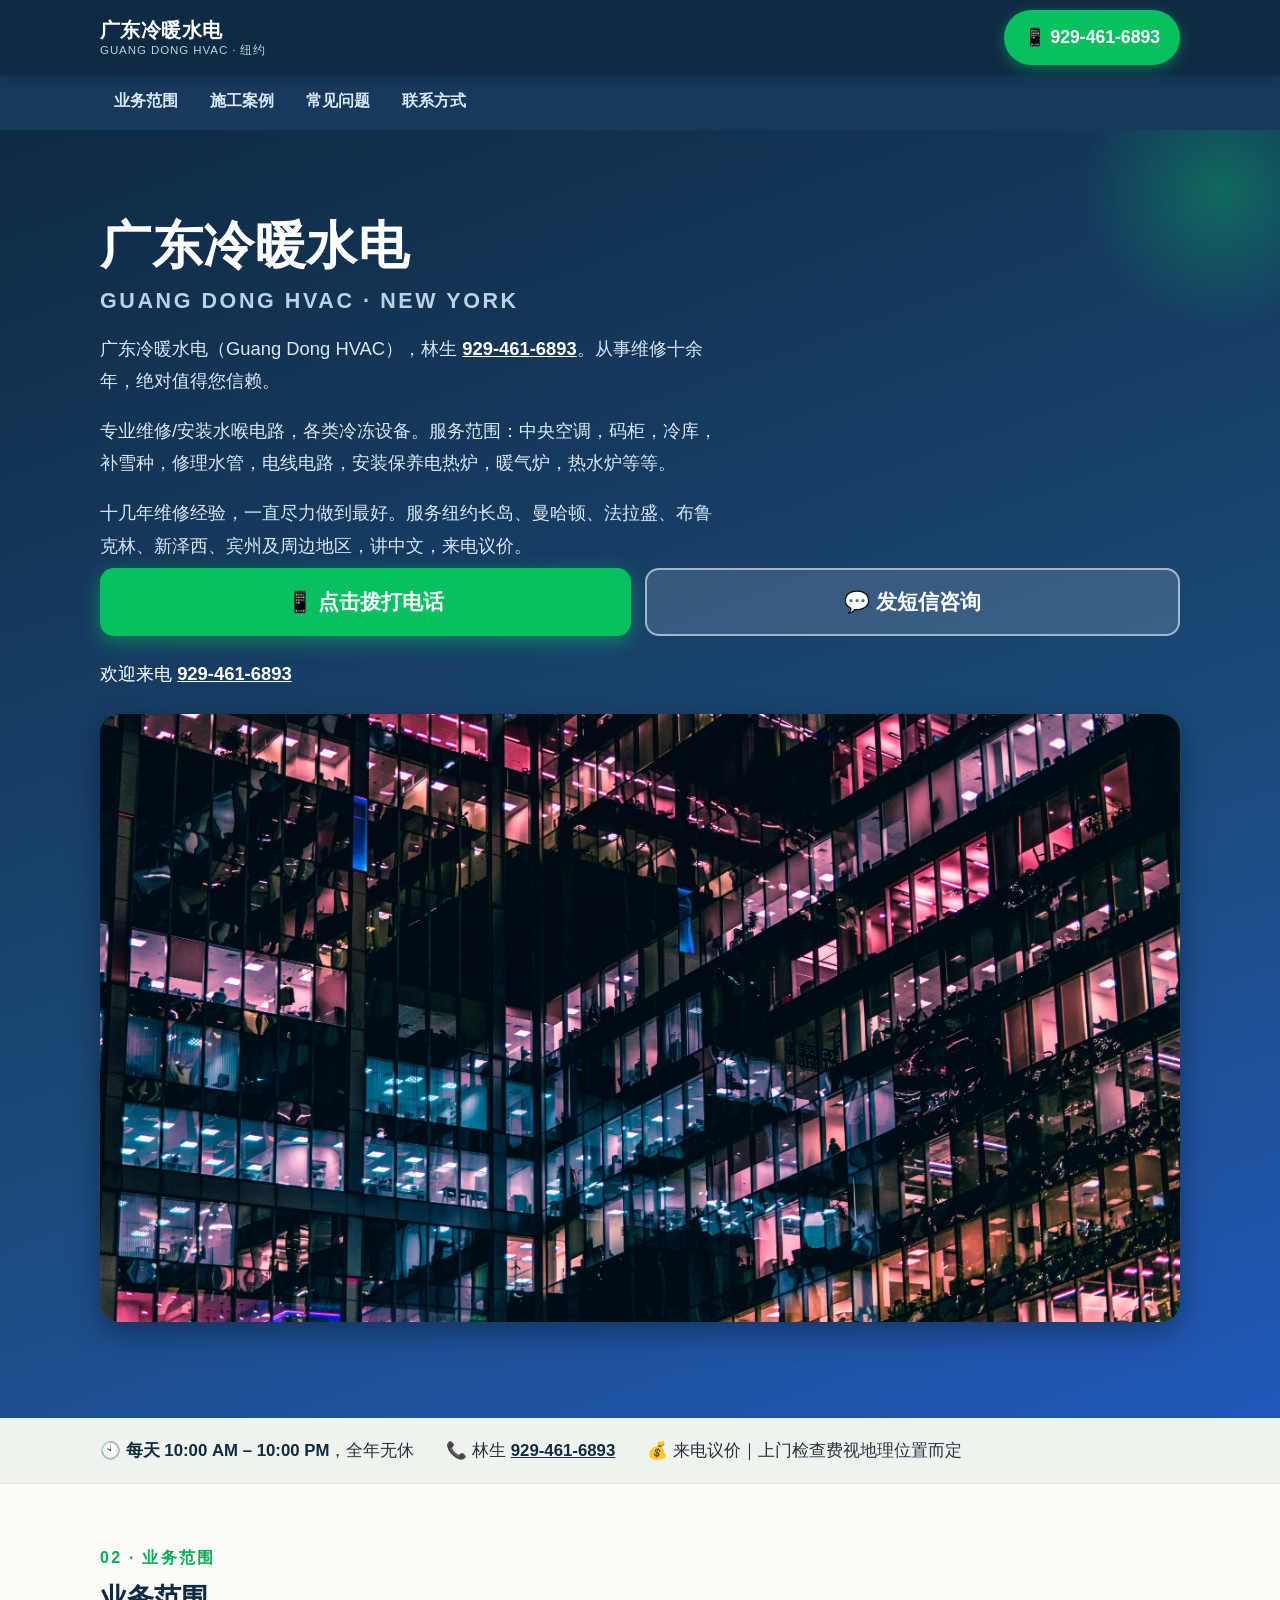
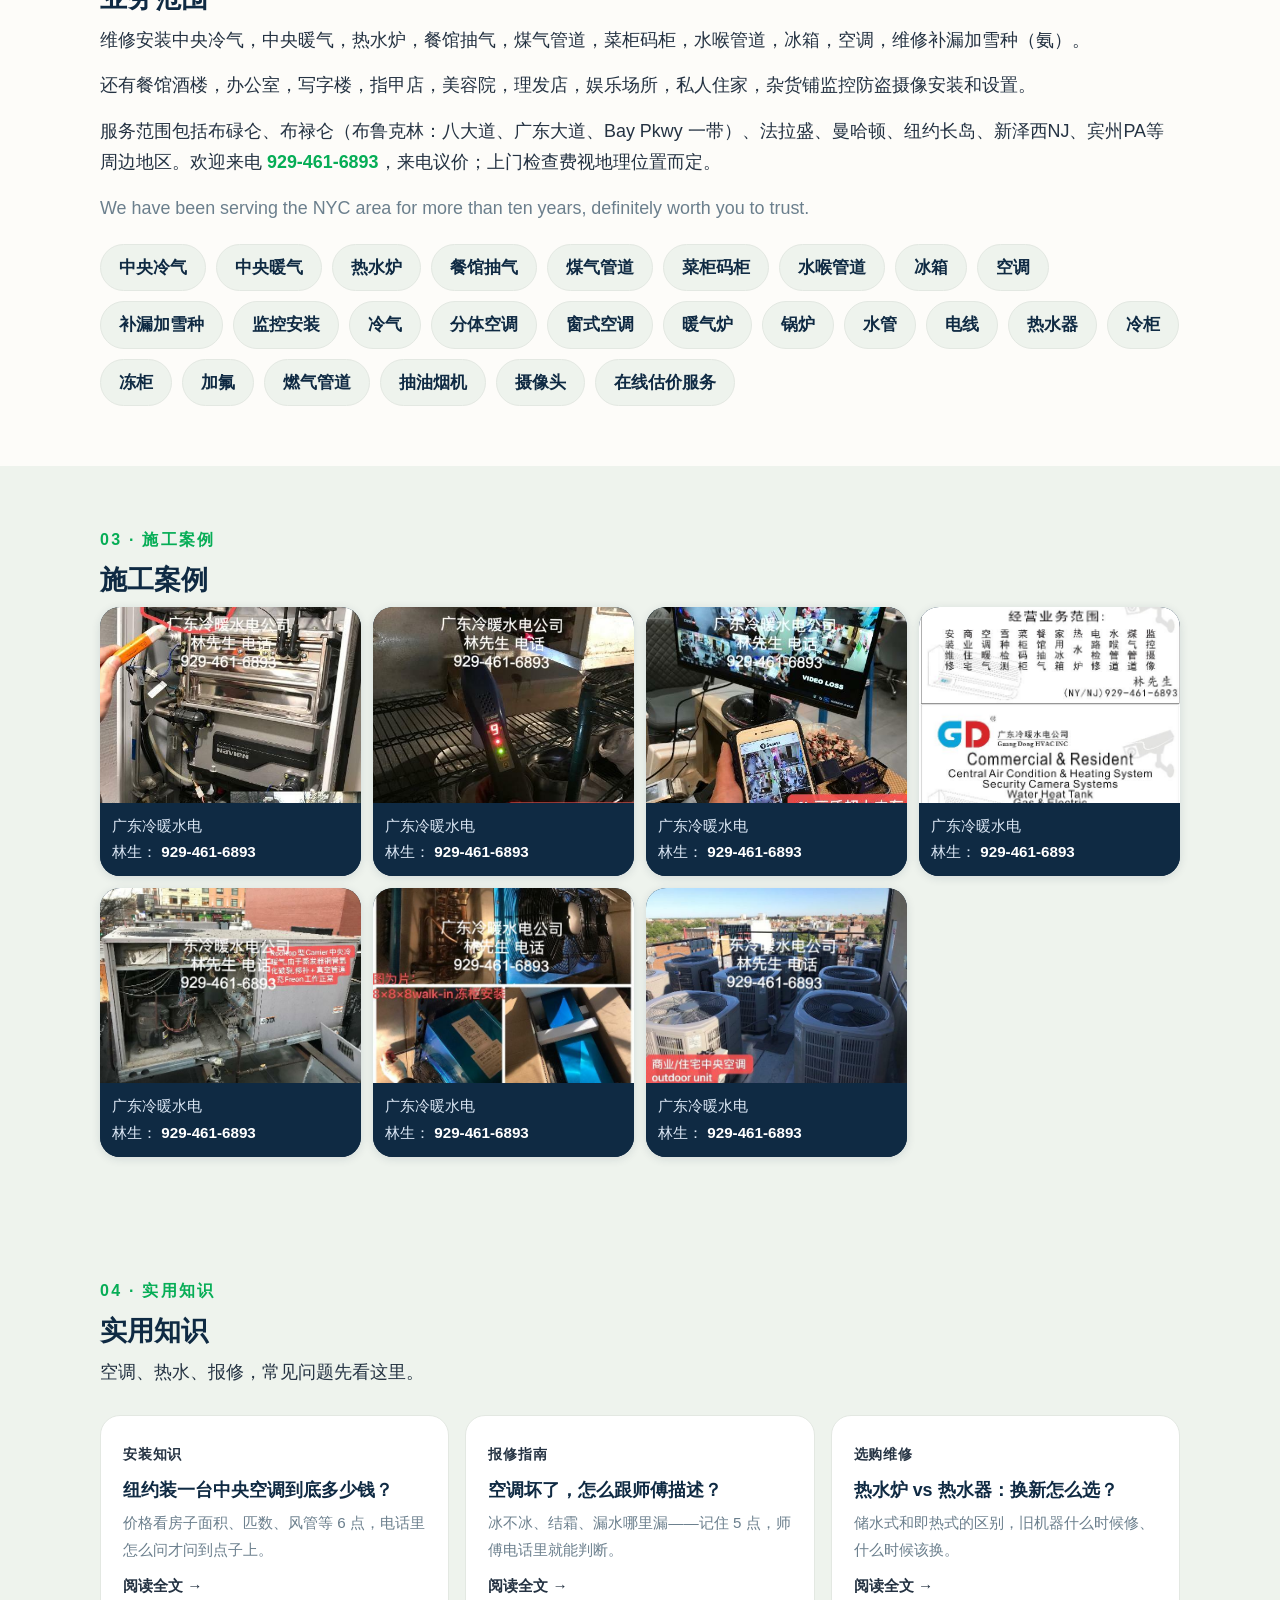
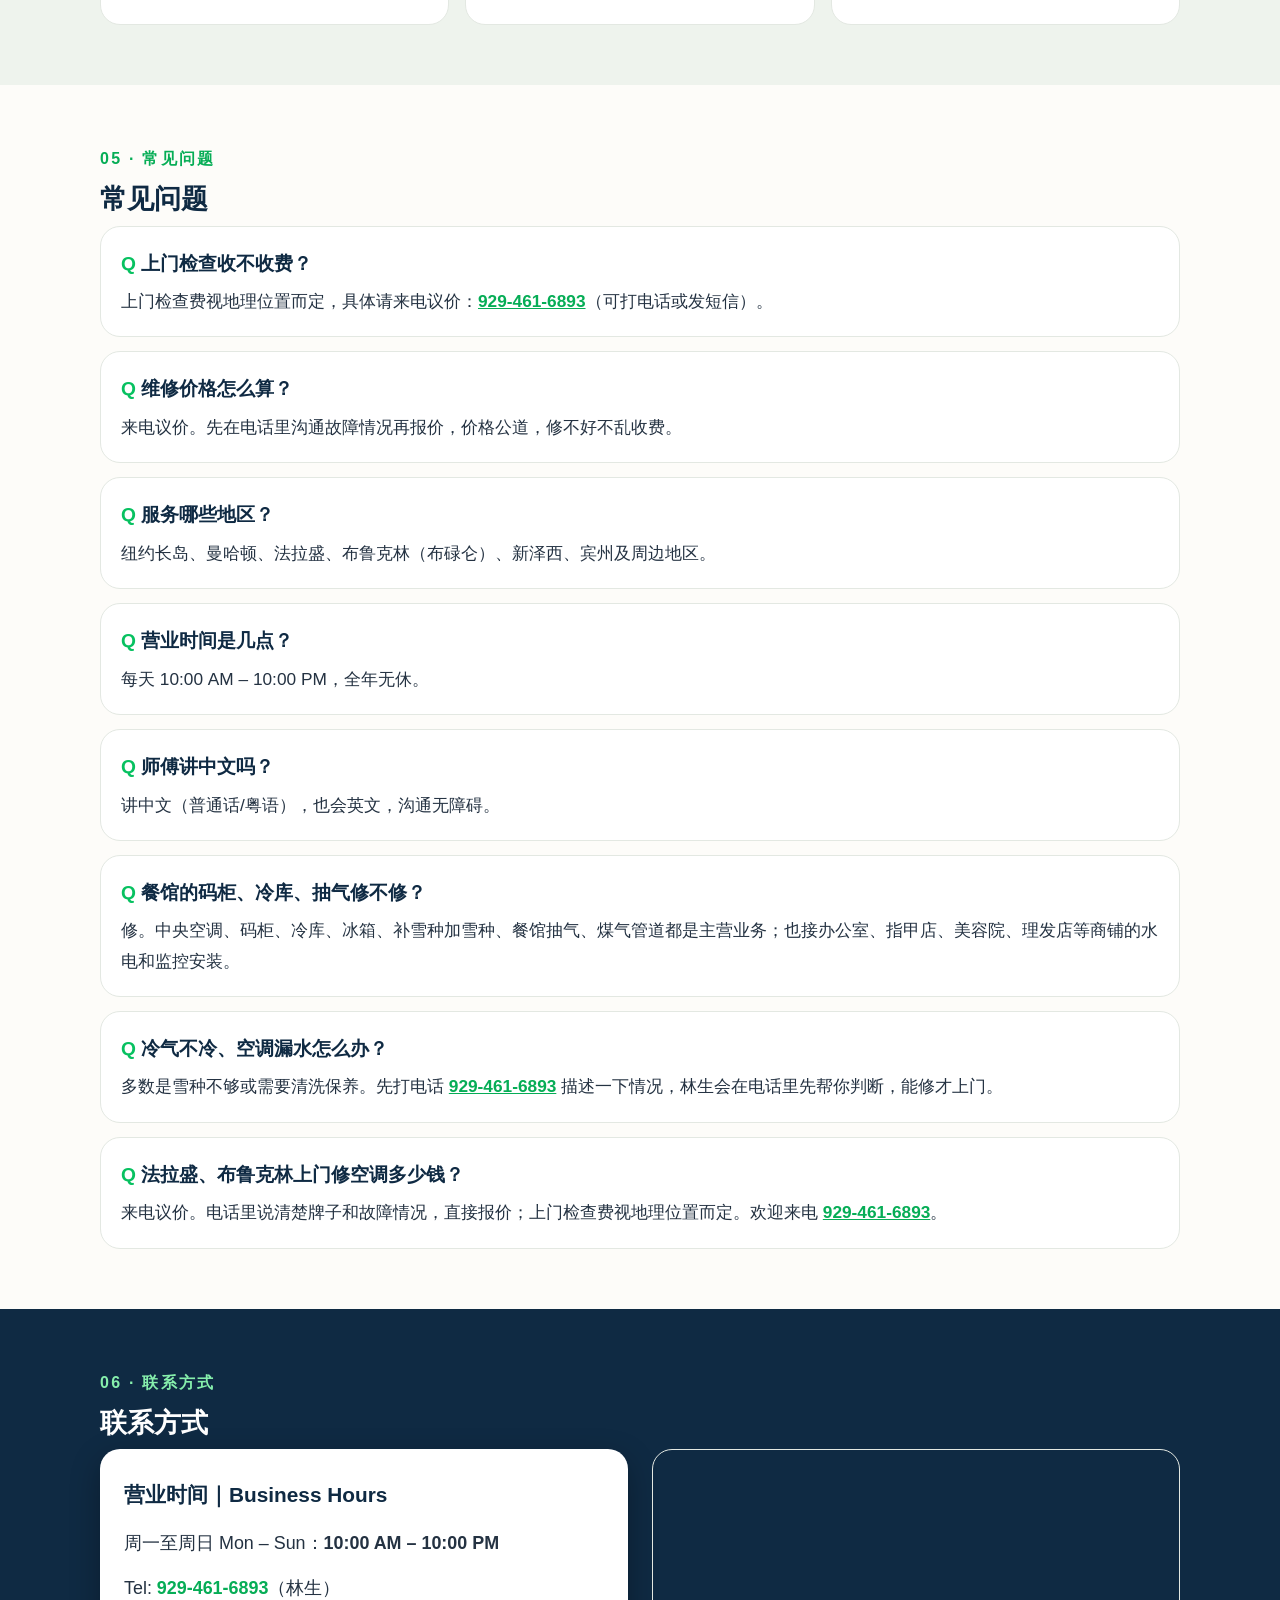
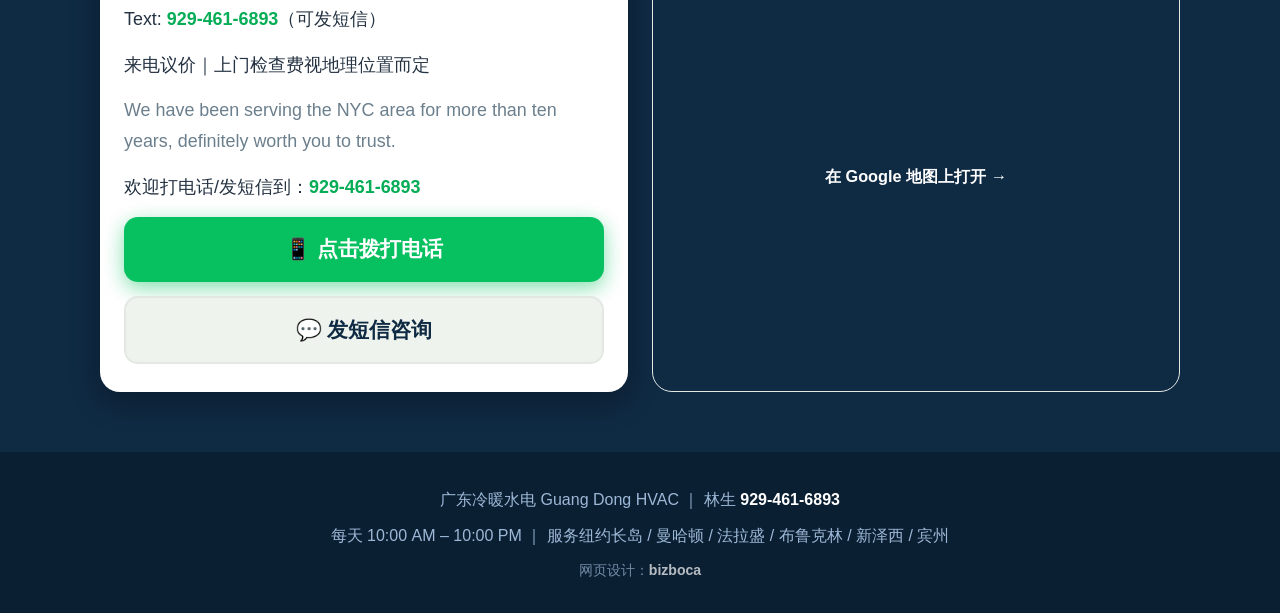
<file: index.html>
<!DOCTYPE html>
<html lang="zh">

<head>
    <meta charset="UTF-8">
    <meta name="viewport" content="width=device-width, initial-scale=1.0">
    <meta http-equiv="X-UA-Compatible" content="ie=edge">
    <title>广东冷暖水电｜929-461-6893 | 纽约十多年维修经验</title>
    <meta name="description" content="中央空调/冷气/暖气、热水炉、水喉管道、电线电路、码柜冷库、补雪种加氟、煤气管道、餐馆抽气、监控安装。服务布碌仑（八大道、广东大道、Bay Pkwy)、法拉盛、曼哈顿、长岛、新泽西、宾州。讲中文，来电议价：929-461-6893。">
    <meta name="keywords" content="广东冷暖水电,Guang Dong HVAC,纽约空调维修,纽约冷气维修,法拉盛空调维修,法拉盛冷气维修,布鲁克林空调维修,布鲁克林水喉,皇后区空调维修,长岛暖气维修,纽约华人空调师傅,中央空调安装,中央冷气,分体空调,窗式空调,空调清洗,空调不制冷,空调漏水,空调移机,补雪种,加雪种,加氟,码柜维修,冷柜维修,冻柜维修,冷库维修,热水炉维修,热水器维修,暖气炉维修,锅炉维修,水管维修,电工,煤气管道,燃气管道,餐馆抽气,抽油烟机维修,监控安装,摄像头安装,929-461-6893,NYC HVAC,Flushing AC repair,在线估价服务,在线估价,布碌仑,布禄仑,布碌仑热水器,布碌仑冷气维修,八大道空调维修,Bay Pkwy,bay pkwy,八大道热水器,广东大道,广东大道热水器,广东大道空调维修">
    <meta name="author" content="广东冷暖水电 Guang Dong HVAC">
    <meta name="robots" content="index, follow">
    <link rel="canonical" href="https://guang-dong-hvac.github.io/guang-dong-hvac/">
    <!-- Open Graph -->
    <meta property="og:type" content="website">
    <meta property="og:locale" content="zh_CN">
    <meta property="og:title" content="广东冷暖水电｜纽约中央空调冷气·水喉·电路维修安装">
    <meta property="og:description" content="十年以上纽约维修经验。中央空调/暖气、热水炉、水喉、电路、码柜冷库、补雪种。服务长岛/曼哈顿/法拉盛/布鲁克林/新泽西/宾州。讲中文，来电议价 929-461-6893。">
    <meta property="og:url" content="https://guang-dong-hvac.github.io/guang-dong-hvac/">
    <meta property="og:site_name" content="广东冷暖水电 Guang Dong HVAC">
    <meta property="og:image" content="https://guang-dong-hvac.github.io/guang-dong-hvac/img/%E5%B9%BF%E4%B8%9C%E5%86%B7%E6%9A%96%E6%B0%B4%E7%94%B5%E5%85%AC%E5%8F%B8.jpg">
    <!-- Twitter -->
    <meta name="twitter:card" content="summary_large_image">
    <meta name="twitter:title" content="广东冷暖水电｜纽约中央空调冷气·水喉·电路维修安装">
    <meta name="twitter:description" content="十年以上纽约维修经验，讲中文。中央空调/暖气、热水炉、水喉电路、码柜冷库、补雪种。来电议价 929-461-6893。">
    <!-- Geo -->
    <meta name="geo.region" content="US-NY">
    <meta name="geo.placename" content="New York">
    <meta name="theme-color" content="#0f2a43">
    <!-- Structured data: business entity (SEO + AI/GEO citations) -->
    <script type="application/ld+json">
    {
        "@context": "https://schema.org",
        "@type": "HVACBusiness",
        "name": "广东冷暖水电",
        "alternateName": "Guang Dong HVAC",
        "description": "纽约十年以上维修经验：中央空调/中央暖气维修安装、热水炉/暖气炉/电热炉、水喉管道、电线电路、码柜/冷库/冰箱、补雪种加雪种、煤气管道、餐馆抽气、监控防盗摄像安装。服务餐馆、办公室、指甲店、美容院、理发店、住家、杂货铺。讲中文，来电议价。",
        "url": "https://guang-dong-hvac.github.io/guang-dong-hvac/",
        "telephone": "+1-929-461-6893",
        "priceRange": "来电议价",
        "currenciesAccepted": "USD",
        "paymentAccepted": "Cash",
        "openingHoursSpecification": [
            {"@type": "OpeningHoursSpecification", "dayOfWeek": "Monday", "opens": "10:00", "closes": "22:00"},
            {"@type": "OpeningHoursSpecification", "dayOfWeek": "Tuesday", "opens": "10:00", "closes": "22:00"},
            {"@type": "OpeningHoursSpecification", "dayOfWeek": "Wednesday", "opens": "10:00", "closes": "22:00"},
            {"@type": "OpeningHoursSpecification", "dayOfWeek": "Thursday", "opens": "10:00", "closes": "22:00"},
            {"@type": "OpeningHoursSpecification", "dayOfWeek": "Friday", "opens": "10:00", "closes": "22:00"},
            {"@type": "OpeningHoursSpecification", "dayOfWeek": "Saturday", "opens": "10:00", "closes": "22:00"},
            {"@type": "OpeningHoursSpecification", "dayOfWeek": "Sunday", "opens": "10:00", "closes": "22:00"}
        ],
        "areaServed": [
            {"@type": "City", "name": "Long Island, NY"},
            {"@type": "City", "name": "Manhattan, NY"},
            {"@type": "City", "name": "Flushing, NY"},
            {"@type": "City", "name": "Brooklyn, NY"},
            {"@type": "State", "name": "New Jersey"},
            {"@type": "State", "name": "Pennsylvania"}
        ],
        "knowsLanguage": ["zh", "en"],
        "knowsAbout": ["中央空调维修", "冷气安装", "中央冷气", "分体空调", "窗式空调", "空调清洗保养", "中央暖气", "暖气炉", "锅炉", "电热炉", "热水炉", "热水器", "水喉维修", "水管维修", "电路维修", "电线安装", "补雪种", "加氟", "制冷剂", "码柜维修", "冷柜维修", "冻柜维修", "冷库维修", "冰箱维修", "煤气管道", "燃气管道", "餐馆抽气", "抽油烟机", "监控安装", "摄像头安装", "法拉盛空调维修", "布鲁克林冷气维修", "皇后区空调维修", "纽约华人空调师傅", "在线估价服务", "布碌仑", "布禄仑", "布碌仑热水器", "八大道空调维修", "Bay Pkwy", "八大道热水器", "广东大道", "广东大道热水器", "广东大道空调维修"],
        "slogan": "从事维修十余年，绝对值得您信赖。"
    }
    </script>
    <!-- Structured data: FAQ (AI search / GEO) -->
    <script type="application/ld+json">
    {
        "@context": "https://schema.org",
        "@type": "FAQPage",
        "mainEntity": [
            {"@type": "Question", "name": "广东冷暖水电上门检查收不收费？", "acceptedAnswer": {"@type": "Answer", "text": "上门检查费视地理位置而定，具体请来电议价：929-461-6893（可打电话或发短信）。"}},
            {"@type": "Question", "name": "维修价格怎么算？", "acceptedAnswer": {"@type": "Answer", "text": "来电议价。先在电话里沟通故障情况再报价，价格公道。"}},
            {"@type": "Question", "name": "广东冷暖水电服务哪些地区？", "acceptedAnswer": {"@type": "Answer", "text": "纽约长岛、曼哈顿、法拉盛、布鲁克林、新泽西、宾州及周边地区。"}},
            {"@type": "Question", "name": "广东冷暖水电的营业时间？", "acceptedAnswer": {"@type": "Answer", "text": "每天 10:00 AM – 10:00 PM，全年无休。"}},
            {"@type": "Question", "name": "师傅讲中文吗？", "acceptedAnswer": {"@type": "Answer", "text": "讲中文（普通话/粤语），也会英文，沟通无障碍。"}},
            {"@type": "Question", "name": "餐馆的码柜、冷库、抽气修不修？", "acceptedAnswer": {"@type": "Answer", "text": "修。中央空调、码柜、冷库、冰箱、补雪种加雪种、餐馆抽气、煤气管道都是主营业务，也接办公室、指甲店、美容院等商铺。"}},
            {"@type": "Question", "name": "冷气不冷、空调漏水怎么办？", "acceptedAnswer": {"@type": "Answer", "text": "多数是雪种不够或需要清洗保养。先打电话 929-461-6893 描述一下情况，林生会在电话里先帮你判断，能修才上门。"}},
            {"@type": "Question", "name": "法拉盛、布鲁克林上门修空调多少钱？", "acceptedAnswer": {"@type": "Answer", "text": "来电议价。电话里说清楚牌子和故障情况，直接报价；上门检查费视地理位置而定。欢迎来电 929-461-6893。"}}
        ]
    }
    </script>
    <style>
        /* ============ Mobile-first modern redesign — 广东冷暖水电 ============ */
        :root {
            --navy: #0f2a43;
            --navy-2: #16395c;
            --orange: #07C160;
            --orange-dark: #06AD56;
            --blue: #0ea5e9;
            --ink: #243242;
            --muted: #6b7f8d;
            --bg: #fdfcf9;
            --bg-soft: #eef3ed;
            --card: #ffffff;
            --line: #e3e8e2;
            --radius: 20px;
        }
        *, *::before, *::after { box-sizing: border-box; margin: 0; padding: 0; }
        html { scroll-behavior: smooth; -webkit-text-size-adjust: 100%; }
        body {
            font-family: -apple-system, BlinkMacSystemFont, "PingFang SC", "Hiragino Sans GB", "Microsoft YaHei", "Noto Sans SC", "Segoe UI", sans-serif;
            font-size: 18px;
            line-height: 1.75;
            color: var(--ink);
            background: var(--bg);
        }
        img { max-width: 100%; height: auto; display: block; }
        a { color: inherit; }
        section { scroll-margin-top: 76px; }

        .wrap { max-width: 1120px; margin: 0 auto; padding: 0 20px; }

        /* ---- Sticky header ---- */
        .site-header {
            position: sticky; top: 0; z-index: 50;
            background: var(--navy); color: #fff;
            box-shadow: 0 2px 12px rgba(0,0,0,.25);
        }
        .site-header .wrap {
            display: flex; align-items: center; justify-content: space-between;
            padding-top: 10px; padding-bottom: 10px; gap: 12px;
        }
        .brand { font-size: 1.25rem; font-weight: 800; letter-spacing: .02em; line-height: 1.3; }
        .brand small { display: block; font-size: .72rem; font-weight: 500; color: #bcd2e8; letter-spacing: .08em; }
        .header-call {
            flex: none; display: inline-flex; align-items: center; gap: 8px;
            background: var(--orange); color: #fff; font-weight: 800; font-size: 1.1rem;
            padding: 12px 20px; border-radius: 999px; text-decoration: none;
            box-shadow: 0 4px 14px rgba(7,193,96,.45);
        }
        .header-call:active { transform: scale(.97); }

        /* ---- Quick nav ---- */
        .quick-nav { background: var(--navy-2); position: sticky; top: 60px; z-index: 40; }
        .quick-nav .wrap {
            display: flex; gap: 4px; overflow-x: auto; padding-top: 0; padding-bottom: 0;
            -webkit-overflow-scrolling: touch; scrollbar-width: none;
        }
        .quick-nav .wrap::-webkit-scrollbar { display: none; }
        .quick-nav a {
            flex: none; color: #dbe7f5; text-decoration: none; font-size: 1rem; font-weight: 600;
            padding: 12px 14px; border-bottom: 3px solid transparent; white-space: nowrap;
        }
        .quick-nav a:active { color: #fff; border-bottom-color: var(--orange); }

        /* ---- Hero ---- */
        .hero {
            background: linear-gradient(160deg, var(--navy) 0%, #1b4a7a 60%, #2563eb 130%);
            color: #fff; padding: 56px 0 64px; position: relative; overflow: hidden;
        }
        .hero::after {
            content: ""; position: absolute; right: -80px; top: -80px; width: 280px; height: 280px;
            background: radial-gradient(circle, rgba(7,193,96,.35), transparent 70%);
            pointer-events: none;
        }
        .hero h1 { font-size: clamp(2rem, 8.5vw, 3.2rem); line-height: 1.25; font-weight: 900; letter-spacing: .01em; }
        .hero h1 .en { display: block; font-size: .42em; font-weight: 600; color: #bcd2e8; letter-spacing: .12em; margin-top: 10px; }
        .hero .tagline { font-size: 1.15rem; color: #dbe7f5; margin: 18px 0 6px; max-width: 34em; }
        .hero .areas { font-size: 1rem; color: #9db8d6; margin-bottom: 26px; }
        .cta-row { display: flex; flex-direction: column; gap: 14px; margin-bottom: 22px; }
        .btn {
            display: inline-flex; align-items: center; justify-content: center; gap: 10px;
            min-height: 60px; padding: 14px 28px; border-radius: 14px;
            font-size: 1.3rem; font-weight: 800; text-decoration: none; text-align: center;
            transition: transform .12s ease;
        }
        .btn:active { transform: scale(.97); }
        .btn-call { background: var(--orange); color: #fff; box-shadow: 0 6px 20px rgba(7,193,96,.5); }
        .btn-sms { background: rgba(255,255,255,.14); color: #fff; border: 2px solid rgba(255,255,255,.55); }
        .trust { display: flex; flex-wrap: wrap; gap: 10px 18px; font-size: 1rem; color: #cfe0f4; }
        .trust span::before { content: "✓ "; color: var(--orange); font-weight: 800; }

        /* ---- Info strip ---- */
        .info-strip { background: var(--bg-soft); border-bottom: 1px solid var(--line); }
        .info-strip .wrap { display: flex; flex-direction: column; gap: 10px; padding-top: 18px; padding-bottom: 18px; font-size: 1.05rem; }
        .info-strip strong { color: var(--navy); }

        /* ---- Sections ---- */
        .section { padding: 60px 0; }
        .section.alt { background: var(--bg-soft); }
        .kicker { font-size: 1rem; font-weight: 800; color: var(--orange-dark); letter-spacing: .14em; margin-bottom: 8px; }
        .section h2 { font-size: 1.7rem; font-weight: 900; color: var(--navy); margin-bottom: 8px; line-height: 1.35; }
        .section .lede { font-size: 1.12rem; color: var(--muted); margin-bottom: 26px; max-width: 40em; }

        /* ---- Service cards ---- */
        .cards { display: grid; grid-template-columns: 1fr; gap: 14px; }
        .card {
            background: var(--card); border: 1px solid var(--line); border-radius: var(--radius);
            padding: 22px 20px; box-shadow: 0 2px 10px rgba(15,42,67,.06);
        }
        .card h3 { font-size: 1.25rem; color: var(--navy); margin-bottom: 6px; }
        .card h3 .dot { color: var(--orange); margin-right: 8px; }
        .card p { font-size: 1.05rem; color: var(--muted); }
        .note-line { margin-top: 20px; font-size: 1.05rem; color: var(--muted); }
        .note-line strong { color: var(--ink); }

        /* ---- Gallery ---- */
        .gallery-grid { display: grid; grid-template-columns: repeat(2, 1fr); gap: 12px; }
        .gallery-grid figure {
            border-radius: var(--radius); overflow: hidden; background: var(--navy);
            box-shadow: 0 2px 10px rgba(15,42,67,.12); margin: 0;
        }
        .gallery-grid img { aspect-ratio: 4 / 3; object-fit: cover; width: 100%; }
        .gallery-grid figcaption {
            padding: 10px 12px; font-size: .95rem; color: #dbe7f5; background: var(--navy);
        }
        .gallery-grid figcaption a { color: #fff; font-weight: 700; text-decoration: none; }

        /* ---- FAQ ---- */
        .faq-list { display: flex; flex-direction: column; gap: 14px; }
        .posts { display: grid; grid-template-columns: repeat(auto-fit, minmax(260px, 1fr)); gap: 16px; margin-top: 26px; }
        .post-card { display: block; background: #fff; border: 1px solid var(--line); border-radius: var(--radius); padding: 22px; text-decoration: none; color: var(--ink); transition: transform .2s, box-shadow .2s; }
        .post-card:hover { transform: translateY(-3px); box-shadow: 0 12px 28px rgba(15,42,67,.12); }
        .post-card .tag { color: var(--green-dark); font-weight: 700; font-size: .85rem; letter-spacing: .06em; }
        .post-card h3 { font-size: 1.12rem; margin: 8px 0 6px; color: var(--navy); line-height: 1.5; }
        .post-card p { color: var(--muted); font-size: .95rem; margin: 0; }
        .post-card .more { color: var(--green-dark); font-weight: 700; font-size: .95rem; margin-top: 10px; display: inline-block; }
        .faq-item { background: var(--card); border: 1px solid var(--line); border-radius: var(--radius); padding: 20px; }
        .faq-item h3 { font-size: 1.2rem; color: var(--navy); margin-bottom: 6px; }
        .faq-item h3::before { content: "Q "; color: var(--orange); font-weight: 900; }
        .faq-item p { font-size: 1.08rem; color: var(--ink); }
        .faq-item p a { color: var(--orange-dark); font-weight: 700; }

        /* ---- Contact ---- */
        .contact { background: var(--navy); color: #fff; }
        .contact .kicker { color: #86efac; }
        .contact h2 { color: #fff; }
        .contact .lede { color: #bcd2e8; }
        .contact-card {
            background: #fff; color: var(--ink); border-radius: var(--radius);
            padding: 28px 24px; display: flex; flex-direction: column; gap: 14px;
            box-shadow: 0 10px 30px rgba(0,0,0,.3);
        }
        .contact-card h3 { font-size: 1.3rem; color: var(--navy); }
        .contact-card p { font-size: 1.12rem; }
        .contact-card a[href^="tel:"], .contact-card a[href^="sms:"] { color: var(--orange-dark); font-weight: 800; text-decoration: none; }
        .contact-card a[href^="tel:"].btn-call { color: #fff; }
        .contact-grid { display: grid; gap: 28px; }
        .map-wrap { border-radius: var(--radius); overflow: hidden; border: 1px solid var(--line); }
        .map-wrap iframe { width: 100%; height: 300px; border: 0; display: block; }
        .map-link { text-align: center; margin-top: 12px; font-size: 1.02rem; }
        .map-link a { color: var(--green-dark); font-weight: 800; text-decoration: none; }
        .map-link a:hover { text-decoration: underline; }

        /* ---- Footer ---- */
        footer { background: #0b1f33; color: #9db8d6; padding: 34px 0 110px; font-size: 1rem; text-align: center; }
        footer a { color: #fff; font-weight: 700; text-decoration: none; }
        footer p + p { margin-top: 8px; }
        footer .credit { font-size: .88rem; opacity: .7; }

        /* ---- Back to top ---- */
        #toTop {
            position: fixed; right: 18px; bottom: 96px; z-index: 60;
            width: 52px; height: 52px; border-radius: 50%; border: none;
            background: var(--navy); color: #fff; font-size: 1.4rem; cursor: pointer;
            box-shadow: 0 4px 14px rgba(0,0,0,.3); display: none;
        }
        #toTop.show { display: block; }

        /* ---- Sticky mobile call bar ---- */
        .callbar {
            position: fixed; left: 0; right: 0; bottom: 0; z-index: 55;
            display: flex; background: #fff; border-top: 1px solid var(--line);
            box-shadow: 0 -4px 18px rgba(0,0,0,.12);
            padding: 10px 12px calc(10px + env(safe-area-inset-bottom));
            gap: 10px;
        }
        .callbar a {
            flex: 1; display: flex; align-items: center; justify-content: center; gap: 8px;
            min-height: 54px; border-radius: 12px; font-size: 1.2rem; font-weight: 800; text-decoration: none;
        }
        .callbar .call { background: var(--orange); color: #fff; }
        .callbar .sms { background: var(--bg-soft); color: var(--navy); border: 2px solid var(--line); }

        .hero .tagline a { color: #fff; font-weight: 700; }
        .hero .welcome { font-size: 1.15rem; color: #fff; margin-bottom: 24px; }
        .hero .welcome a { color: #fff; font-weight: 800; }
        .hero-img { border-radius: var(--radius); margin-top: 6px; box-shadow: 0 10px 30px rgba(0,0,0,.35); }
        .body-text p { font-size: 1.12rem; margin-bottom: 14px; }
        .body-text a[href^="tel:"] { color: var(--orange-dark); font-weight: 800; text-decoration: none; }
        .en-line { color: var(--muted); font-size: 1.02rem; }
        .chips { display: flex; flex-wrap: wrap; gap: 10px; margin-top: 20px; }
        .chips span {
            background: var(--bg-soft); border: 1px solid var(--line); border-radius: 999px;
            padding: 8px 18px; font-size: 1.05rem; font-weight: 600; color: var(--navy);
        }

        /* ---- Tablet+ ---- */
        @media (min-width: 640px) {
            .cta-row { flex-direction: row; }
            .cta-row .btn { flex: 1; }
            .cards { grid-template-columns: repeat(2, 1fr); }
            .gallery-grid { grid-template-columns: repeat(3, 1fr); }
            .info-strip .wrap { flex-direction: row; flex-wrap: wrap; gap: 12px 32px; }
            .callbar { display: none; }
            footer { padding-bottom: 30px; }
            #toTop { bottom: 24px; }
        }
        @media (min-width: 1024px) {
            .cards { grid-template-columns: repeat(3, 1fr); }
            .gallery-grid { grid-template-columns: repeat(4, 1fr); }
            .hero { padding: 84px 0 96px; }
            .contact-grid { display: grid; grid-template-columns: 1fr 1fr; gap: 24px; align-items: stretch; }
        }
        @media (prefers-reduced-motion: reduce) {
            html { scroll-behavior: auto; }
        }
    </style>
</head>

<body>
    <header class="site-header">
        <div class="wrap">
            <div class="brand">广东冷暖水电<small>GUANG DONG HVAC · 纽约</small></div>
            <a class="header-call" href="tel:929-461-6893">📱 929-461-6893</a>
        </div>
    </header>
    <nav class="quick-nav" aria-label="主导航">
        <div class="wrap">
            <a href="#services">业务范围</a>
            <a href="#gallery">施工案例</a>
            <a href="#faq">常见问题</a>
            <a href="#contact">联系方式</a>
        </div>
    </nav>

    <main>
        <!-- Hero -->
        <section class="hero" id="about">
            <div class="wrap">
                <h1>广东冷暖水电<span class="en">GUANG DONG HVAC · NEW YORK</span></h1>
                <p class="tagline">广东冷暖水电（Guang Dong HVAC），林生 <a href="tel:929-461-6893">929-461-6893</a>。从事维修十余年，绝对值得您信赖。</p>
                <p class="tagline">专业维修/安装水喉电路，各类冷冻设备。服务范围：中央空调，码柜，冷库，补雪种，修理水管，电线电路，安装保养电热炉，暖气炉，热水炉等等。</p>
                <p class="tagline">十几年维修经验，一直尽力做到最好。服务纽约长岛、曼哈顿、法拉盛、布鲁克林、新泽西、宾州及周边地区，讲中文，来电议价。</p>
                <div class="cta-row">
                    <a class="btn btn-call" href="tel:929-461-6893">📱 点击拨打电话</a>
                    <a class="btn btn-sms" href="sms:929-461-6893">💬 发短信咨询</a>
                </div>
                <p class="welcome">欢迎来电 <a href="tel:929-461-6893">929-461-6893</a></p>
                <img src="img/buidling.jpg" alt="广东冷暖水电 — 纽约中央空调水喉电路维修安装团队" class="hero-img" loading="lazy">
            </div>
        </section>

        <!-- Info strip -->
        <div class="info-strip">
            <div class="wrap">
                <span>🕙 <strong>每天 10:00 AM – 10:00 PM</strong>，全年无休</span>
                <span>📞 林生 <a href="tel:929-461-6893"><strong>929-461-6893</strong></a></span>
                <span>💰 来电议价｜上门检查费视地理位置而定</span>
            </div>
        </div>

        <!-- Services -->
        <section class="section" id="services">
            <div class="wrap">
                <p class="kicker">02 · 业务范围</p>
                <h2>业务范围</h2>
                <div class="body-text">
                    <p>维修安装中央冷气，中央暖气，热水炉，餐馆抽气，煤气管道，菜柜码柜，水喉管道，冰箱，空调，维修补漏加雪种（氨）。</p>
                    <p>还有餐馆酒楼，办公室，写字楼，指甲店，美容院，理发店，娱乐场所，私人住家，杂货铺监控防盗摄像安装和设置。</p>
                    <p>服务范围包括布碌仑、布禄仑（布鲁克林：八大道、广东大道、Bay Pkwy 一带）、法拉盛、曼哈顿、纽约长岛、新泽西NJ、宾州PA等周边地区。欢迎来电 <a href="tel:929-461-6893">929-461-6893</a>，来电议价；上门检查费视地理位置而定。</p>
                    <p class="en-line">We have been serving the NYC area for more than ten years, definitely worth you to trust.</p>
                </div>
                <div class="chips">
                    <span>中央冷气</span><span>中央暖气</span><span>热水炉</span><span>餐馆抽气</span><span>煤气管道</span><span>菜柜码柜</span><span>水喉管道</span><span>冰箱</span><span>空调</span><span>补漏加雪种</span><span>监控安装</span><span>冷气</span><span>分体空调</span><span>窗式空调</span><span>暖气炉</span><span>锅炉</span><span>水管</span><span>电线</span><span>热水器</span><span>冷柜</span><span>冻柜</span><span>加氟</span><span>燃气管道</span><span>抽油烟机</span><span>摄像头</span><span>在线估价服务</span>
                </div>
            </div>
        </section>

        <!-- Gallery -->
        <section class="section alt" id="gallery">
            <div class="wrap">
                <p class="kicker">03 · 施工案例</p>
                <h2>施工案例</h2>
                <div class="gallery-grid">
                    <figure>
                        <img src="img/navien%20%E7%BB%B4%E4%BF%AE.jpg" alt="Navien 热水炉维修 — 广东冷暖水电施工案例" loading="lazy">
                        <figcaption>广东冷暖水电<br>林生： <a href="tel:929-461-6893">929-461-6893</a></figcaption>
                    </figure>
                    <figure>
                        <img src="img/%E5%8A%A0%E9%9B%AA%E7%A7%8D.jpg" alt="空调冷库加雪种补漏服务 — 广东冷暖水电" loading="lazy">
                        <figcaption>广东冷暖水电<br>林生： <a href="tel:929-461-6893">929-461-6893</a></figcaption>
                    </figure>
                    <figure>
                        <img src="img/%E5%AE%89%E8%A3%85%E7%9B%91%E6%8E%A7.jpg" alt="商铺监控防盗摄像安装 — 广东冷暖水电" loading="lazy">
                        <figcaption>广东冷暖水电<br>林生： <a href="tel:929-461-6893">929-461-6893</a></figcaption>
                    </figure>
                    <figure>
                        <img src="img/%E5%B9%BF%E4%B8%9C%E5%86%B7%E6%9A%96%E6%B0%B4%E7%94%B5%E5%85%AC%E5%8F%B8.jpg" alt="广东冷暖水电公司 — 林生 929-461-6893" loading="lazy">
                        <figcaption>广东冷暖水电<br>林生： <a href="tel:929-461-6893">929-461-6893</a></figcaption>
                    </figure>
                    <figure>
                        <img src="img/%E4%B8%AD%E5%A4%AE%E7%A9%BA%E8%B0%83.jpg" alt="中央空调维修安装 — 广东冷暖水电施工案例" loading="lazy">
                        <figcaption>广东冷暖水电<br>林生： <a href="tel:929-461-6893">929-461-6893</a></figcaption>
                    </figure>
                    <figure>
                        <img src="img/%E5%86%BB%E6%9F%9C.jpg" alt="商用冻柜码柜维修 — 广东冷暖水电" loading="lazy">
                        <figcaption>广东冷暖水电<br>林生： <a href="tel:929-461-6893">929-461-6893</a></figcaption>
                    </figure>
                    <figure>
                        <img src="img/%E5%95%86%E4%B8%9A-%E4%BD%8F%E5%AE%85%E4%B8%AD%E5%A4%AE%E7%A9%BA%E8%B0%83%20out-door.jpg" alt="商用住宅中央空调室外机安装 — 广东冷暖水电" loading="lazy">
                        <figcaption>广东冷暖水电<br>林生： <a href="tel:929-461-6893">929-461-6893</a></figcaption>
                    </figure>
                </div>
            </div>
        </section>

        <!-- 实用知识 -->
        <section class="section alt" id="posts">
            <div class="wrap">
                <p class="kicker">04 · 实用知识</p>
                <h2>实用知识</h2>
                <p class="section-sub">空调、热水、报修，常见问题先看这里。</p>
                <div class="posts">
                    <a class="post-card" href="articles/central-ac-cost-nyc.html">
                        <span class="tag">安装知识</span>
                        <h3>纽约装一台中央空调到底多少钱？</h3>
                        <p>价格看房子面积、匹数、风管等 6 点，电话里怎么问才问到点子上。</p>
                        <span class="more">阅读全文 →</span>
                    </a>
                    <a class="post-card" href="articles/describe-ac-problem.html">
                        <span class="tag">报修指南</span>
                        <h3>空调坏了，怎么跟师傅描述？</h3>
                        <p>冰不冰、结霜、漏水哪里漏——记住 5 点，师傅电话里就能判断。</p>
                        <span class="more">阅读全文 →</span>
                    </a>
                    <a class="post-card" href="articles/water-heater-repair-or-replace.html">
                        <span class="tag">选购维修</span>
                        <h3>热水炉 vs 热水器：换新怎么选？</h3>
                        <p>储水式和即热式的区别，旧机器什么时候修、什么时候该换。</p>
                        <span class="more">阅读全文 →</span>
                    </a>
                </div>
            </div>
        </section>

        <!-- FAQ -->
        <section class="section" id="faq">
            <div class="wrap">
                <p class="kicker">05 · 常见问题</p>
                <h2>常见问题</h2>
                <div class="faq-list">
                    <div class="faq-item">
                        <h3>上门检查收不收费？</h3>
                        <p>上门检查费视地理位置而定，具体请来电议价：<a href="tel:929-461-6893">929-461-6893</a>（可打电话或发短信）。</p>
                    </div>
                    <div class="faq-item">
                        <h3>维修价格怎么算？</h3>
                        <p>来电议价。先在电话里沟通故障情况再报价，价格公道，修不好不乱收费。</p>
                    </div>
                    <div class="faq-item">
                        <h3>服务哪些地区？</h3>
                        <p>纽约长岛、曼哈顿、法拉盛、布鲁克林（布碌仑）、新泽西、宾州及周边地区。</p>
                    </div>
                    <div class="faq-item">
                        <h3>营业时间是几点？</h3>
                        <p>每天 10:00 AM – 10:00 PM，全年无休。</p>
                    </div>
                    <div class="faq-item">
                        <h3>师傅讲中文吗？</h3>
                        <p>讲中文（普通话/粤语），也会英文，沟通无障碍。</p>
                    </div>
                    <div class="faq-item">
                        <h3>餐馆的码柜、冷库、抽气修不修？</h3>
                        <p>修。中央空调、码柜、冷库、冰箱、补雪种加雪种、餐馆抽气、煤气管道都是主营业务；也接办公室、指甲店、美容院、理发店等商铺的水电和监控安装。</p>
                    </div>
                    <div class="faq-item">
                        <h3>冷气不冷、空调漏水怎么办？</h3>
                        <p>多数是雪种不够或需要清洗保养。先打电话 <a href="tel:929-461-6893">929-461-6893</a> 描述一下情况，林生会在电话里先帮你判断，能修才上门。</p>
                    </div>
                    <div class="faq-item">
                        <h3>法拉盛、布鲁克林上门修空调多少钱？</h3>
                        <p>来电议价。电话里说清楚牌子和故障情况，直接报价；上门检查费视地理位置而定。欢迎来电 <a href="tel:929-461-6893">929-461-6893</a>。</p>
                    </div>
                </div>
            </div>
        </section>

        <!-- Contact -->
        <section class="section contact" id="contact">
            <div class="wrap">
                <p class="kicker">06 · 联系方式</p>
                <h2>联系方式</h2>
                <div class="contact-grid">
                    <div class="contact-card">
                        <h3>营业时间｜Business Hours</h3>
                        <p>周一至周日 Mon – Sun：<strong>10:00 AM – 10:00 PM</strong></p>
                        <p>Tel: <a href="tel:929-461-6893">929-461-6893</a>（林生）<br>
                        Text: <a href="sms:929-461-6893">929-461-6893</a>（可发短信）</p>
                        <p>来电议价｜上门检查费视地理位置而定</p>
                        <p class="en-line">We have been serving the NYC area for more than ten years, definitely worth you to trust.</p>
                        <p>欢迎打电话/发短信到：<a href="tel:929-461-6893">929-461-6893</a></p>
                        <a class="btn btn-call" href="tel:929-461-6893">📱 点击拨打电话</a>
                        <a class="btn btn-sms" href="sms:929-461-6893" style="border-color: var(--line); color: var(--navy); background: var(--bg-soft);">💬 发短信咨询</a>
                    </div>
                    <div class="map-wrap">
                        <iframe src="https://www.google.com/maps/embed?pb=!1m18!1m12!1m3!1d175833.19804980516!2d-74.06149667755389!3d40.70622023780585!2m3!1f0!2f0!3f0!3m2!1i1024!2i768!4f13.1!3m3!1m2!1s0x89c24fa5d33f083b%3A0xc80b8f06e177fe62!2sNew%20York%2C%20NY!5e0!3m2!1sen!2sus!4v1591654242901!5m2!1sen!2sus" style="border:0" allowfullscreen loading="lazy" title="广东冷暖水电服务区域地图 - 纽约"></iframe>
                        <p class="map-link"><a href="https://maps.app.goo.gl/42yvYqG9XXUFnU3z5?g_st=ic" target="_blank" rel="noopener">在 Google 地图上打开 →</a></p>
                    </div>
                </div>
            </div>
        </section>
    </main>

    <footer>
        <div class="wrap">
            <p>广东冷暖水电 Guang Dong HVAC ｜ 林生 <a href="tel:929-461-6893">929-461-6893</a></p>
            <p>每天 10:00 AM – 10:00 PM ｜ 服务纽约长岛 / 曼哈顿 / 法拉盛 / 布鲁克林 / 新泽西 / 宾州</p>
            <p class="credit">网页设计：<a href="https://bizboca.com">bizboca</a></p>
        </div>
    </footer>

    <!-- Sticky mobile call bar -->
    <div class="callbar" role="navigation" aria-label="快速联系">
        <a class="call" href="tel:929-461-6893">📱 打电话</a>
        <a class="sms" href="sms:929-461-6893">💬 发短信</a>
    </div>

    <button id="toTop" aria-label="回到顶部">↑</button>

    <script>
        (function () {
            // Back to top
            var btn = document.getElementById('toTop');
            window.addEventListener('scroll', function () {
                if (window.scrollY > 400) { btn.classList.add('show'); }
                else { btn.classList.remove('show'); }
            }, { passive: true });
            btn.addEventListener('click', function () {
                window.scrollTo({ top: 0, behavior: 'smooth' });
            });
        })();
    </script>
</body>
</html>
</file>
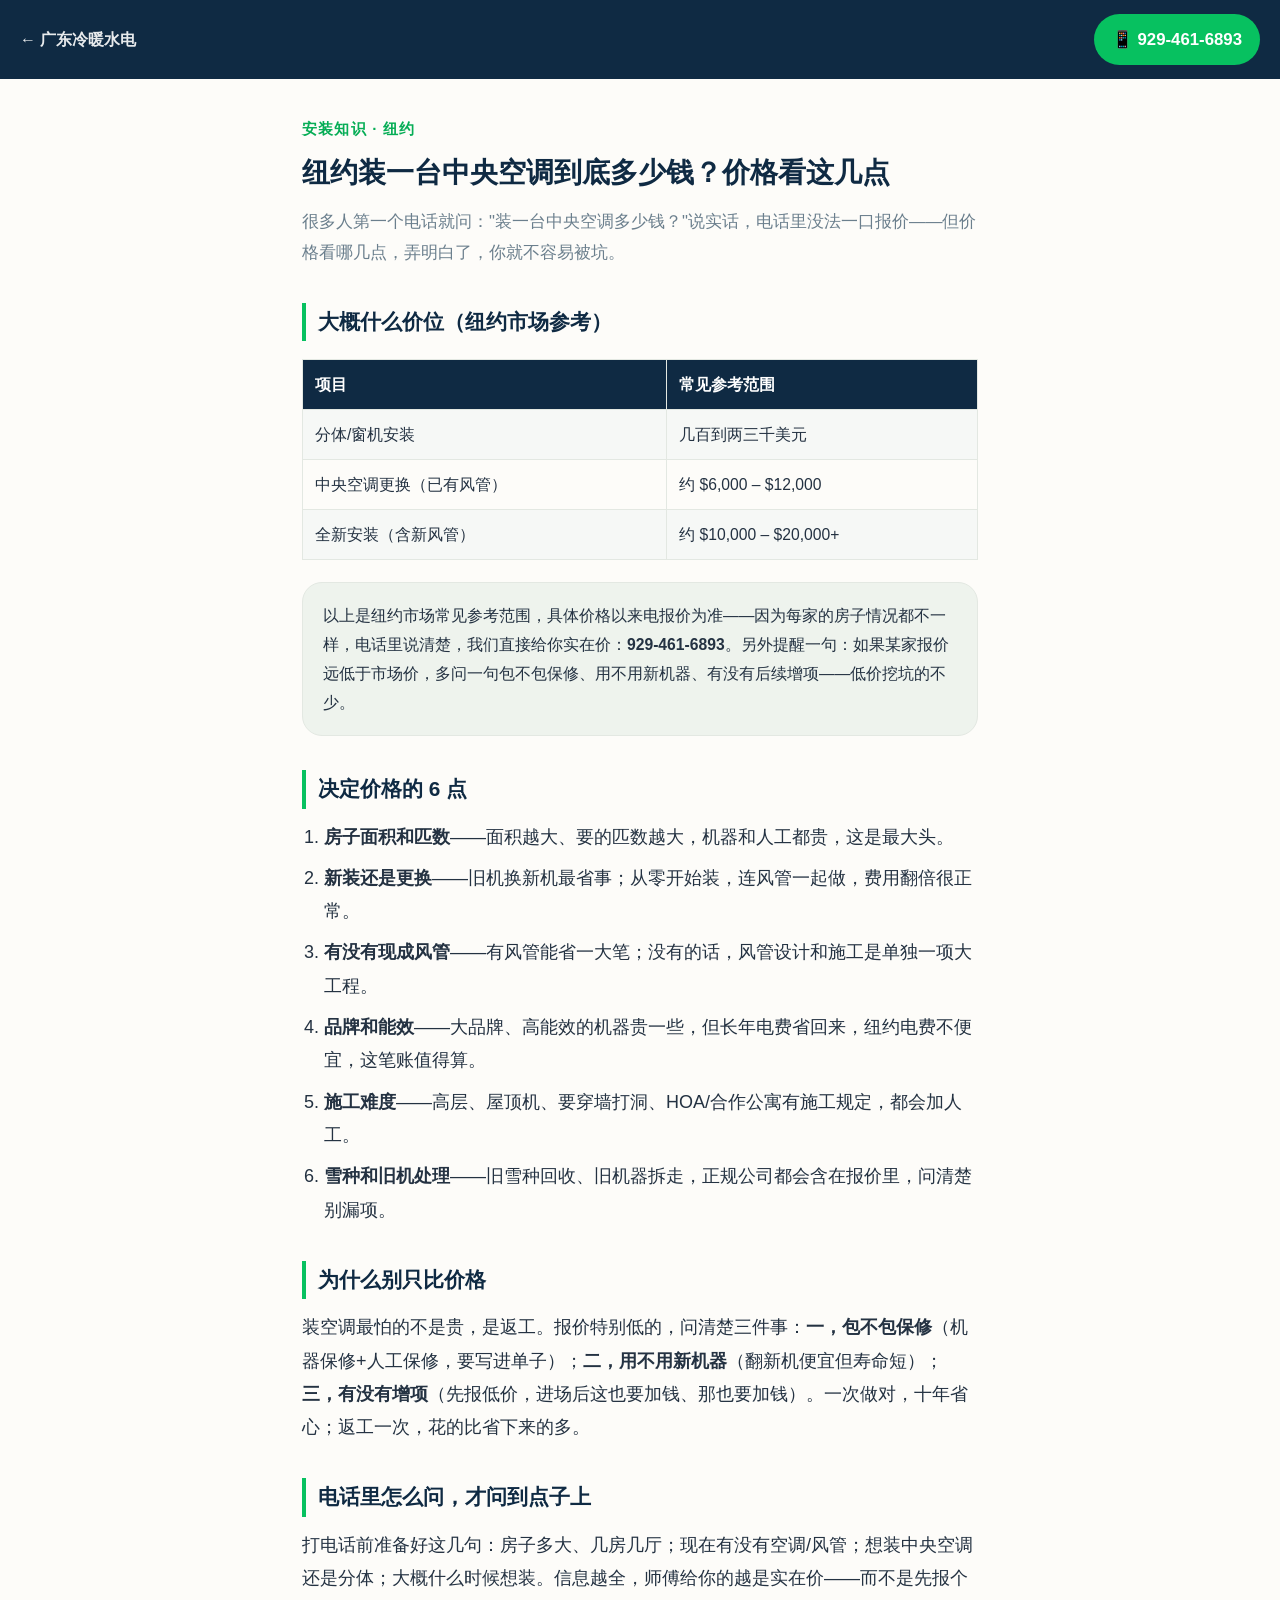
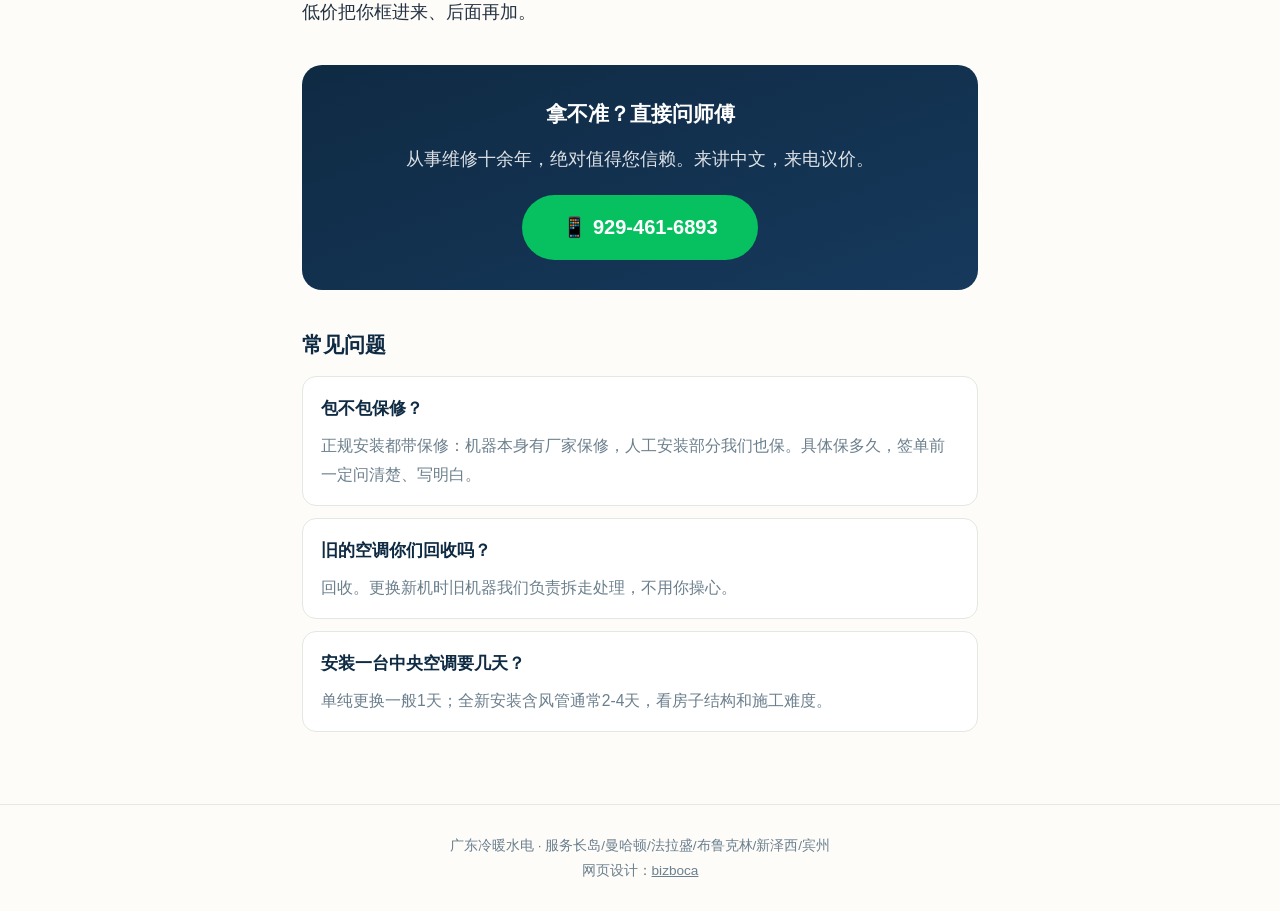
<file: articles/central-ac-cost-nyc.html>
<!DOCTYPE html>
<html lang="zh-CN">
<head>
<meta charset="UTF-8">
<meta name="viewport" content="width=device-width, initial-scale=1.0">
<title>纽约中央空调安装多少钱？2026年价格看这几点｜广东冷暖水电</title>
<meta name="description" content="纽约装中央空调多少钱？广东冷暖水电讲清楚：价格看房子面积、匹数、新装还是更换、有没有风管、品牌和施工难度。以下为市场参考范围，具体来电议价：929-461-6893。">
<link rel="canonical" href="https://guang-dong-hvac.github.io/guang-dong-hvac/articles/central-ac-cost-nyc.html">
<meta property="og:type" content="article">
<meta property="og:title" content="纽约中央空调安装多少钱？2026年价格看这几点">
<meta property="og:description" content="广东冷暖水电：纽约中央空调安装价格，看这6点就明白。来电议价 929-461-6893。">
<meta name="theme-color" content="#0f2a43">
<style>
:root{--navy:#0f2a43;--navy-2:#16395c;--green:#07C160;--green-dark:#06AD56;--bg:#fdfcf9;--ink:#243242;--muted:#6b7f8d;--line:#e3e8e2;--radius:20px}
*{margin:0;padding:0;box-sizing:border-box}
html{scroll-behavior:smooth}
body{font-family:-apple-system,BlinkMacSystemFont,"PingFang SC","Hiragino Sans GB","Microsoft YaHei",sans-serif;background:var(--bg);color:var(--ink);font-size:18px;line-height:1.85;-webkit-font-smoothing:antialiased}
.topbar{position:sticky;top:0;z-index:50;display:flex;justify-content:space-between;align-items:center;padding:14px 20px;background:var(--navy);color:#fff}
.topbar a{color:#fff;text-decoration:none;font-weight:700}
.topbar .back{font-size:1rem;opacity:.9}
.topbar .call{background:var(--green);padding:10px 18px;border-radius:999px;font-size:1.05rem}
main{max-width:720px;margin:0 auto;padding:36px 22px 60px}
.kicker{color:var(--green-dark);font-weight:700;font-size:.95rem;letter-spacing:.08em;margin-bottom:10px}
h1{font-size:1.75rem;line-height:1.4;margin-bottom:14px;color:var(--navy)}
.lede{color:var(--muted);font-size:1.05rem;margin-bottom:28px}
h2{font-size:1.3rem;color:var(--navy);margin:34px 0 12px;padding-left:12px;border-left:4px solid var(--green)}
p{margin-bottom:14px}
ul,ol{margin:0 0 16px 22px}
li{margin-bottom:8px}
.note{background:#eef3ed;border:1px solid var(--line);border-radius:var(--radius);padding:18px 20px;margin:22px 0;font-size:.98rem}
.price-table{width:100%;border-collapse:collapse;margin:18px 0;font-size:.98rem}
.price-table th,.price-table td{border:1px solid var(--line);padding:10px 12px;text-align:left}
.price-table th{background:var(--navy);color:#fff}
.price-table tr:nth-child(even) td{background:#f6f8f6}
.cta-box{background:linear-gradient(160deg,var(--navy),var(--navy-2));color:#fff;border-radius:var(--radius);padding:30px 26px;text-align:center;margin:36px 0}
.cta-box h3{font-size:1.3rem;margin-bottom:10px}
.cta-box p{opacity:.85;margin-bottom:18px}
.cta-box a{display:inline-block;background:var(--green);color:#fff;font-weight:800;font-size:1.25rem;text-decoration:none;padding:14px 40px;border-radius:999px}
.faq h2{border:none;padding:0}
.faq-item{border:1px solid var(--line);border-radius:14px;padding:16px 18px;margin-bottom:12px;background:#fff}
.faq-item h3{font-size:1.08rem;margin-bottom:6px;color:var(--navy)}
.faq-item p{margin:0;color:var(--muted);font-size:.98rem}
footer{text-align:center;color:var(--muted);font-size:.85rem;padding:28px 20px;border-top:1px solid var(--line)}
footer a{color:var(--muted)}
</style>
<script type="application/ld+json">
{"@context":"https://schema.org","@graph":[
{"@type":"Article","headline":"纽约中央空调安装多少钱？2026年价格看这几点","author":{"@type":"Organization","name":"广东冷暖水电"},"publisher":{"@type":"Organization","name":"广东冷暖水电"},"inLanguage":"zh-CN","about":"纽约中央空调安装价格"},
{"@type":"FAQPage","mainEntity":[
{"@type":"Question","name":"纽约装中央空调，包不包保修？","acceptedAnswer":{"@type":"Answer","text":"正规安装都带保修：机器本身有厂家保修，人工安装部分我们也保。具体保多久，签单前一定问清楚、写明白。"}},
{"@type":"Question","name":"旧的空调你们回收吗？","acceptedAnswer":{"@type":"Answer","text":"回收。更换新机时旧机器我们负责拆走处理，不用你操心。"}},
{"@type":"Question","name":"安装一台中央空调要几天？","acceptedAnswer":{"@type":"Answer","text":"单纯更换一般1天；全新安装含风管通常2-4天，看房子结构和施工难度。"}}
]}]}
</script>
</head>
<body>
<header class="topbar">
<a class="back" href="../index.html">← 广东冷暖水电</a>
<a class="call" href="tel:9294616893">📱 929-461-6893</a>
</header>
<main>
<p class="kicker">安装知识 · 纽约</p>
<h1>纽约装一台中央空调到底多少钱？价格看这几点</h1>
<p class="lede">很多人第一个电话就问："装一台中央空调多少钱？"说实话，电话里没法一口报价——但价格看哪几点，弄明白了，你就不容易被坑。</p>

<h2>大概什么价位（纽约市场参考）</h2>
<table class="price-table">
<tr><th>项目</th><th>常见参考范围</th></tr>
<tr><td>分体/窗机安装</td><td>几百到两三千美元</td></tr>
<tr><td>中央空调更换（已有风管）</td><td>约 $6,000 – $12,000</td></tr>
<tr><td>全新安装（含新风管）</td><td>约 $10,000 – $20,000+</td></tr>
</table>
<div class="note">以上是纽约市场常见参考范围，具体价格以来电报价为准——因为每家的房子情况都不一样，电话里说清楚，我们直接给你实在价：<b>929-461-6893</b>。另外提醒一句：如果某家报价远低于市场价，多问一句包不包保修、用不用新机器、有没有后续增项——低价挖坑的不少。</div>

<h2>决定价格的 6 点</h2>
<ol>
<li><b>房子面积和匹数</b>——面积越大、要的匹数越大，机器和人工都贵，这是最大头。</li>
<li><b>新装还是更换</b>——旧机换新机最省事；从零开始装，连风管一起做，费用翻倍很正常。</li>
<li><b>有没有现成风管</b>——有风管能省一大笔；没有的话，风管设计和施工是单独一项大工程。</li>
<li><b>品牌和能效</b>——大品牌、高能效的机器贵一些，但长年电费省回来，纽约电费不便宜，这笔账值得算。</li>
<li><b>施工难度</b>——高层、屋顶机、要穿墙打洞、HOA/合作公寓有施工规定，都会加人工。</li>
<li><b>雪种和旧机处理</b>——旧雪种回收、旧机器拆走，正规公司都会含在报价里，问清楚别漏项。</li>
</ol>

<h2>为什么别只比价格</h2>
<p>装空调最怕的不是贵，是返工。报价特别低的，问清楚三件事：<b>一，包不包保修</b>（机器保修+人工保修，要写进单子）；<b>二，用不用新机器</b>（翻新机便宜但寿命短）；<b>三，有没有增项</b>（先报低价，进场后这也要加钱、那也要加钱）。一次做对，十年省心；返工一次，花的比省下来的多。</p>

<h2>电话里怎么问，才问到点子上</h2>
<p>打电话前准备好这几句：房子多大、几房几厅；现在有没有空调/风管；想装中央空调还是分体；大概什么时候想装。信息越全，师傅给你的越是实在价——而不是先报个低价把你框进来、后面再加。</p>

<div class="cta-box">
<h3>拿不准？直接问师傅</h3>
<p>从事维修十余年，绝对值得您信赖。来讲中文，来电议价。</p>
<a href="tel:9294616893">📱 929-461-6893</a>
</div>

<section class="faq">
<h2>常见问题</h2>
<div class="faq-item"><h3>包不包保修？</h3><p>正规安装都带保修：机器本身有厂家保修，人工安装部分我们也保。具体保多久，签单前一定问清楚、写明白。</p></div>
<div class="faq-item"><h3>旧的空调你们回收吗？</h3><p>回收。更换新机时旧机器我们负责拆走处理，不用你操心。</p></div>
<div class="faq-item"><h3>安装一台中央空调要几天？</h3><p>单纯更换一般1天；全新安装含风管通常2-4天，看房子结构和施工难度。</p></div>
</section>
</main>
<footer>广东冷暖水电 · 服务长岛/曼哈顿/法拉盛/布鲁克林/新泽西/宾州<br>网页设计：<a href="https://bizboca.com">bizboca</a></footer>
</body>
</html>
</file>
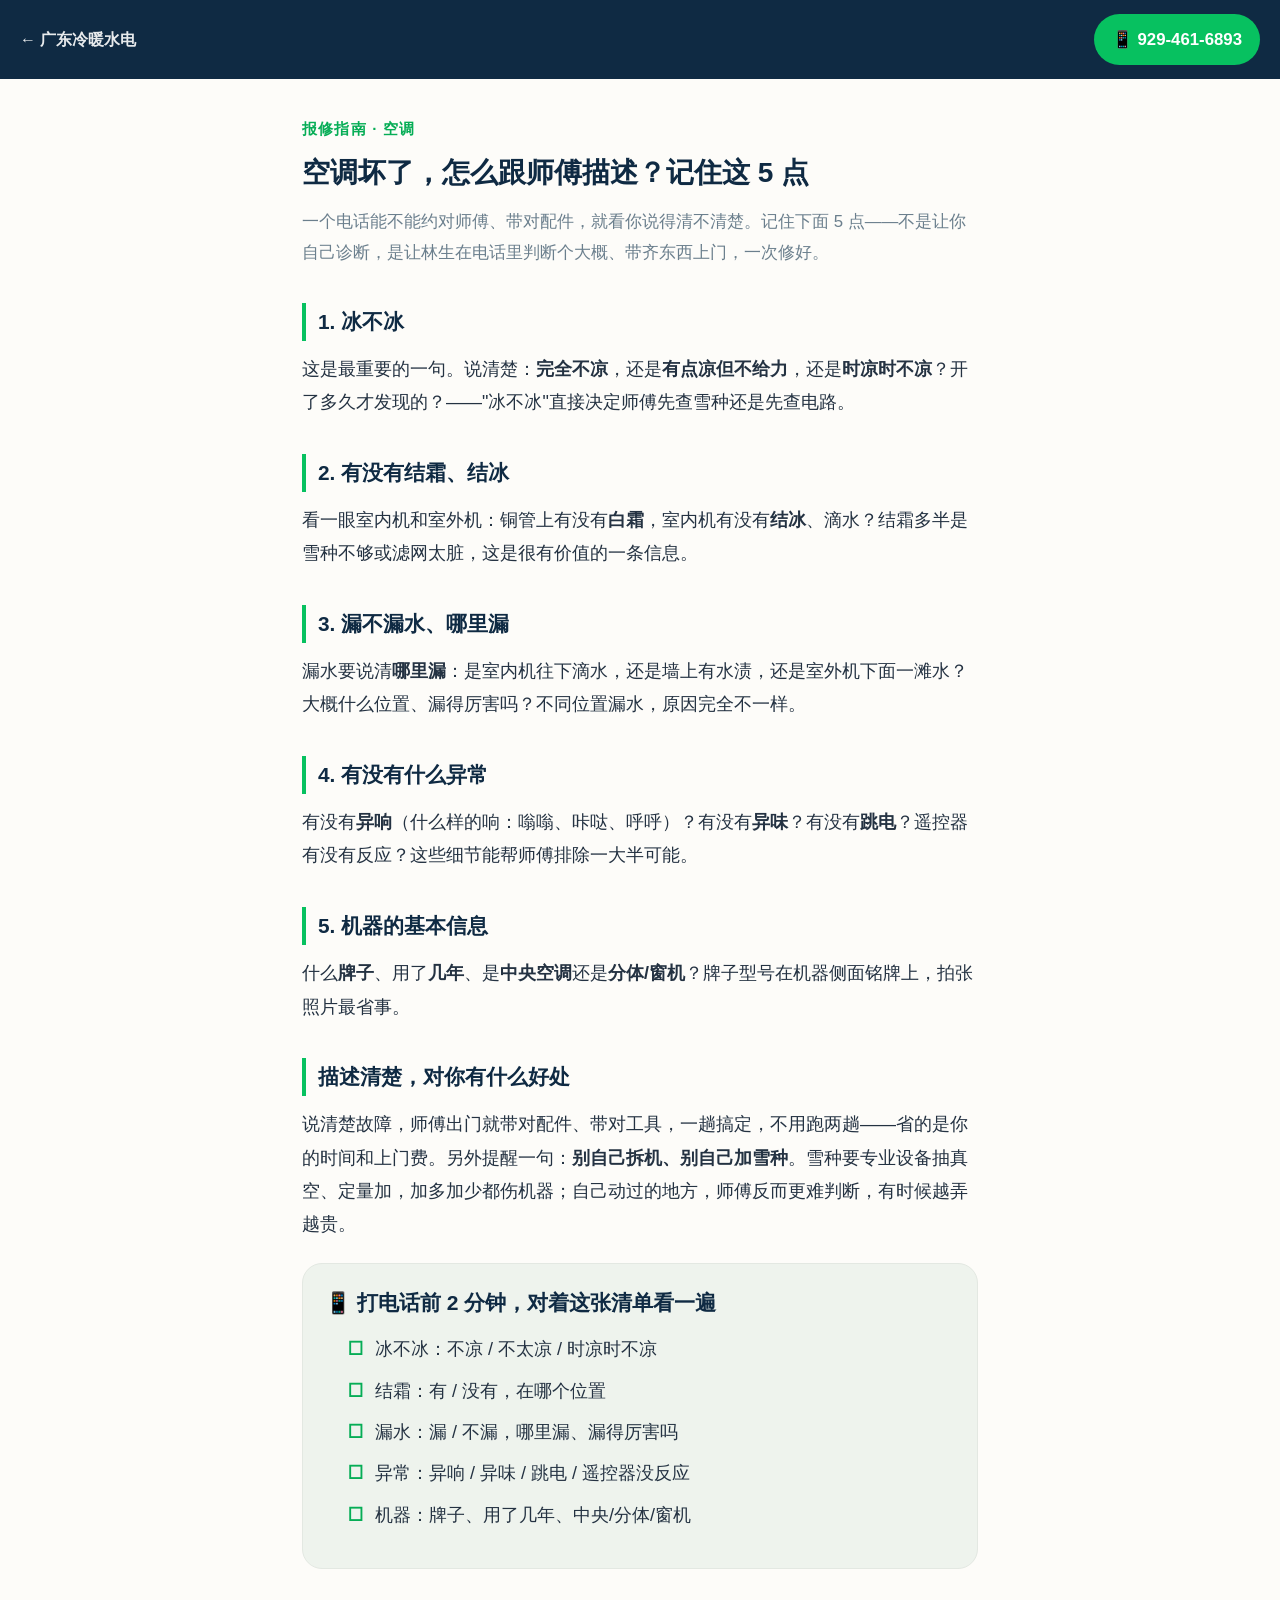
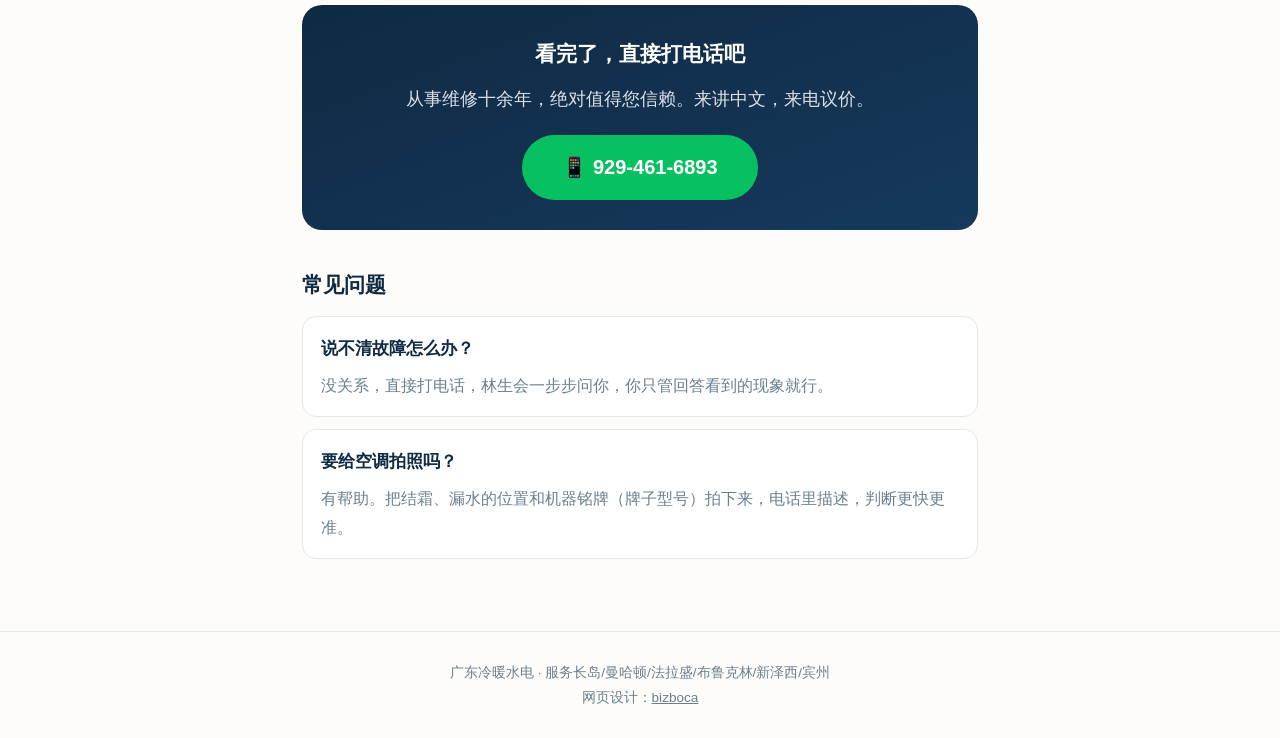
<file: articles/describe-ac-problem.html>
<!DOCTYPE html>
<html lang="zh-CN">
<head>
<meta charset="UTF-8">
<meta name="viewport" content="width=device-width, initial-scale=1.0">
<title>空调坏了怎么跟师傅描述？5个要点说清故障｜广东冷暖水电</title>
<meta name="description" content="空调坏了打电话怎么说？广东冷暖水电教你5个要点：冰不冰、有没有结霜、漏不漏水哪里漏、有什么异常、机器基本信息。说清楚，师傅电话里就能帮你判断。929-461-6893。">
<link rel="canonical" href="https://guang-dong-hvac.github.io/guang-dong-hvac/articles/describe-ac-problem.html">
<meta property="og:type" content="article">
<meta property="og:title" content="空调坏了怎么跟师傅描述？5个要点说清故障">
<meta property="og:description" content="冰不冰、结霜、漏水哪里漏——5个要点，说清空调故障，师傅电话里就能判断。广东冷暖水电 929-461-6893。">
<meta name="theme-color" content="#0f2a43">
<style>
:root{--navy:#0f2a43;--navy-2:#16395c;--green:#07C160;--green-dark:#06AD56;--bg:#fdfcf9;--ink:#243242;--muted:#6b7f8d;--line:#e3e8e2;--radius:20px}
*{margin:0;padding:0;box-sizing:border-box}
html{scroll-behavior:smooth}
body{font-family:-apple-system,BlinkMacSystemFont,"PingFang SC","Hiragino Sans GB","Microsoft YaHei",sans-serif;background:var(--bg);color:var(--ink);font-size:18px;line-height:1.85;-webkit-font-smoothing:antialiased}
.topbar{position:sticky;top:0;z-index:50;display:flex;justify-content:space-between;align-items:center;padding:14px 20px;background:var(--navy);color:#fff}
.topbar a{color:#fff;text-decoration:none;font-weight:700}
.topbar .back{font-size:1rem;opacity:.9}
.topbar .call{background:var(--green);padding:10px 18px;border-radius:999px;font-size:1.05rem}
main{max-width:720px;margin:0 auto;padding:36px 22px 60px}
.kicker{color:var(--green-dark);font-weight:700;font-size:.95rem;letter-spacing:.08em;margin-bottom:10px}
h1{font-size:1.75rem;line-height:1.4;margin-bottom:14px;color:var(--navy)}
.lede{color:var(--muted);font-size:1.05rem;margin-bottom:28px}
h2{font-size:1.3rem;color:var(--navy);margin:34px 0 12px;padding-left:12px;border-left:4px solid var(--green)}
p{margin-bottom:14px}
ul,ol{margin:0 0 16px 22px}
li{margin-bottom:8px}
.checklist{background:#eef3ed;border:1px solid var(--line);border-radius:var(--radius);padding:20px 22px;margin:22px 0}
.checklist h3{color:var(--navy);margin-bottom:10px}
.checklist li{list-style:none;margin-bottom:8px;padding-left:28px;position:relative}
.checklist li::before{content:"☐";position:absolute;left:0;color:var(--green-dark);font-weight:700}
.cta-box{background:linear-gradient(160deg,var(--navy),var(--navy-2));color:#fff;border-radius:var(--radius);padding:30px 26px;text-align:center;margin:36px 0}
.cta-box h3{font-size:1.3rem;margin-bottom:10px}
.cta-box p{opacity:.85;margin-bottom:18px}
.cta-box a{display:inline-block;background:var(--green);color:#fff;font-weight:800;font-size:1.25rem;text-decoration:none;padding:14px 40px;border-radius:999px}
.faq h2{border:none;padding:0}
.faq-item{border:1px solid var(--line);border-radius:14px;padding:16px 18px;margin-bottom:12px;background:#fff}
.faq-item h3{font-size:1.08rem;margin-bottom:6px;color:var(--navy)}
.faq-item p{margin:0;color:var(--muted);font-size:.98rem}
footer{text-align:center;color:var(--muted);font-size:.85rem;padding:28px 20px;border-top:1px solid var(--line)}
footer a{color:var(--muted)}
</style>
<script type="application/ld+json">
{"@context":"https://schema.org","@graph":[
{"@type":"Article","headline":"空调坏了怎么跟师傅描述？5个要点说清故障","author":{"@type":"Organization","name":"广东冷暖水电"},"publisher":{"@type":"Organization","name":"广东冷暖水电"},"inLanguage":"zh-CN","about":"空调故障描述指南"},
{"@type":"FAQPage","mainEntity":[
{"@type":"Question","name":"说不清故障怎么办？","acceptedAnswer":{"@type":"Answer","text":"没关系，直接打电话 929-461-6893，林生会一步步问你，你只管回答看到的现象就行。"}},
{"@type":"Question","name":"要给空调拍照吗？","acceptedAnswer":{"@type":"Answer","text":"有帮助。把结霜、漏水的位置和机器铭牌（牌子型号）拍下来，发过来或电话里描述，判断更快更准。"}}
]}]}
</script>
</head>
<body>
<header class="topbar">
<a class="back" href="../index.html">← 广东冷暖水电</a>
<a class="call" href="tel:9294616893">📱 929-461-6893</a>
</header>
<main>
<p class="kicker">报修指南 · 空调</p>
<h1>空调坏了，怎么跟师傅描述？记住这 5 点</h1>
<p class="lede">一个电话能不能约对师傅、带对配件，就看你说得清不清楚。记住下面 5 点——不是让你自己诊断，是让林生在电话里判断个大概、带齐东西上门，一次修好。</p>

<h2>1. 冰不冰</h2>
<p>这是最重要的一句。说清楚：<b>完全不凉</b>，还是<b>有点凉但不给力</b>，还是<b>时凉时不凉</b>？开了多久才发现的？——"冰不冰"直接决定师傅先查雪种还是先查电路。</p>

<h2>2. 有没有结霜、结冰</h2>
<p>看一眼室内机和室外机：铜管上有没有<b>白霜</b>，室内机有没有<b>结冰</b>、滴水？结霜多半是雪种不够或滤网太脏，这是很有价值的一条信息。</p>

<h2>3. 漏不漏水、哪里漏</h2>
<p>漏水要说清<b>哪里漏</b>：是室内机往下滴水，还是墙上有水渍，还是室外机下面一滩水？大概什么位置、漏得厉害吗？不同位置漏水，原因完全不一样。</p>

<h2>4. 有没有什么异常</h2>
<p>有没有<b>异响</b>（什么样的响：嗡嗡、咔哒、呼呼）？有没有<b>异味</b>？有没有<b>跳电</b>？遥控器有没有反应？这些细节能帮师傅排除一大半可能。</p>

<h2>5. 机器的基本信息</h2>
<p>什么<b>牌子</b>、用了<b>几年</b>、是<b>中央空调</b>还是<b>分体/窗机</b>？牌子型号在机器侧面铭牌上，拍张照片最省事。</p>

<h2>描述清楚，对你有什么好处</h2>
<p>说清楚故障，师傅出门就带对配件、带对工具，一趟搞定，不用跑两趟——省的是你的时间和上门费。另外提醒一句：<b>别自己拆机、别自己加雪种</b>。雪种要专业设备抽真空、定量加，加多加少都伤机器；自己动过的地方，师傅反而更难判断，有时候越弄越贵。</p>

<div class="checklist">
<h3>📱 打电话前 2 分钟，对着这张清单看一遍</h3>
<ul>
<li>冰不冰：不凉 / 不太凉 / 时凉时不凉</li>
<li>结霜：有 / 没有，在哪个位置</li>
<li>漏水：漏 / 不漏，哪里漏、漏得厉害吗</li>
<li>异常：异响 / 异味 / 跳电 / 遥控器没反应</li>
<li>机器：牌子、用了几年、中央/分体/窗机</li>
</ul>
</div>

<div class="cta-box">
<h3>看完了，直接打电话吧</h3>
<p>从事维修十余年，绝对值得您信赖。来讲中文，来电议价。</p>
<a href="tel:9294616893">📱 929-461-6893</a>
</div>

<section class="faq">
<h2>常见问题</h2>
<div class="faq-item"><h3>说不清故障怎么办？</h3><p>没关系，直接打电话，林生会一步步问你，你只管回答看到的现象就行。</p></div>
<div class="faq-item"><h3>要给空调拍照吗？</h3><p>有帮助。把结霜、漏水的位置和机器铭牌（牌子型号）拍下来，电话里描述，判断更快更准。</p></div>
</section>
</main>
<footer>广东冷暖水电 · 服务长岛/曼哈顿/法拉盛/布鲁克林/新泽西/宾州<br>网页设计：<a href="https://bizboca.com">bizboca</a></footer>
</body>
</html>
</file>
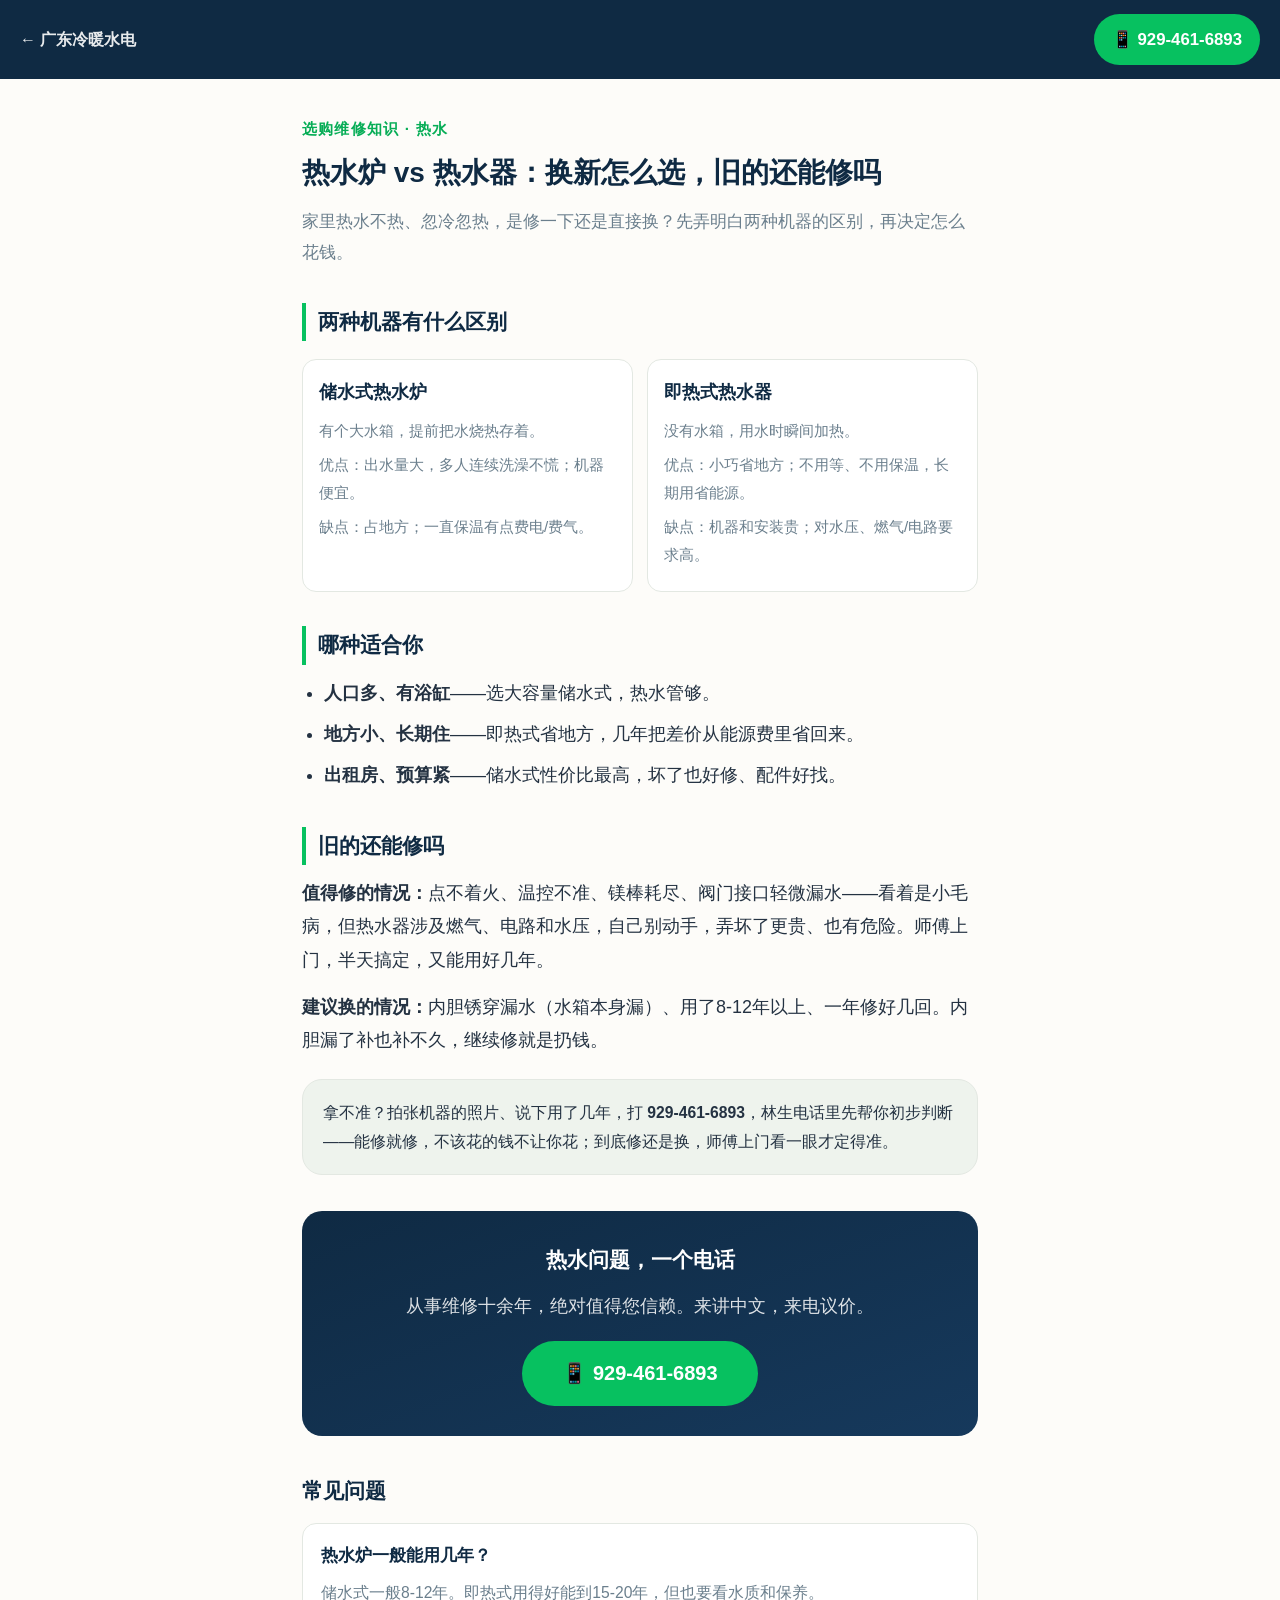
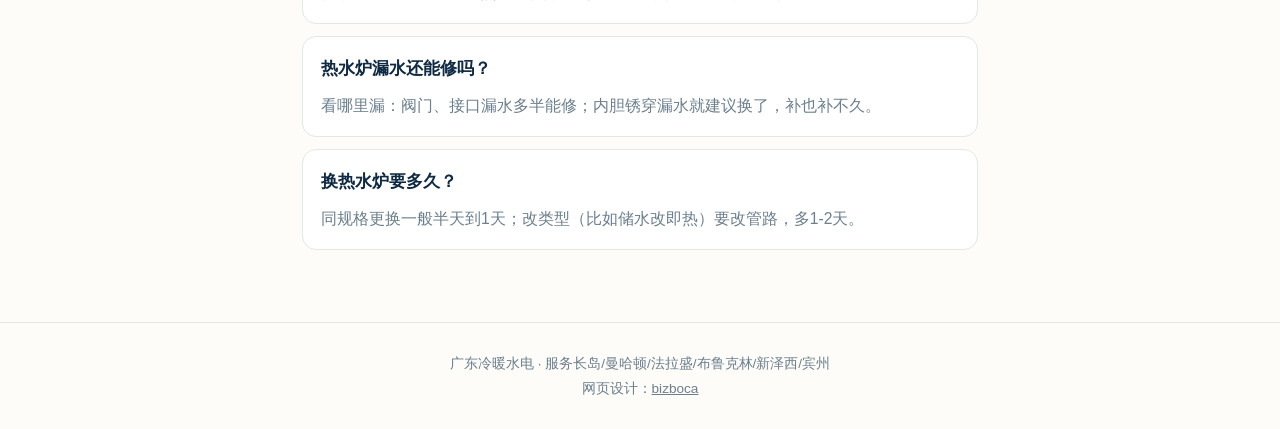
<file: articles/water-heater-repair-or-replace.html>
<!DOCTYPE html>
<html lang="zh-CN">
<head>
<meta charset="UTF-8">
<meta name="viewport" content="width=device-width, initial-scale=1.0">
<title>热水炉和热水器怎么选？旧的还能修吗｜广东冷暖水电</title>
<meta name="description" content="热水炉（储水式）和热水器（即热式）怎么选？旧热水炉不热水、漏水还能修吗？广东冷暖水电讲清楚：哪种适合你，什么时候修、什么时候该换。纽约服务，来电议价：929-461-6893。">
<link rel="canonical" href="https://guang-dong-hvac.github.io/guang-dong-hvac/articles/water-heater-repair-or-replace.html">
<meta property="og:type" content="article">
<meta property="og:title" content="热水炉和热水器怎么选？旧的还能修吗">
<meta property="og:description" content="广东冷暖水电：储水式和即热式怎么选，旧机器什么时候修、什么时候换。来电议价 929-461-6893。">
<meta name="theme-color" content="#0f2a43">
<style>
:root{--navy:#0f2a43;--navy-2:#16395c;--green:#07C160;--green-dark:#06AD56;--bg:#fdfcf9;--ink:#243242;--muted:#6b7f8d;--line:#e3e8e2;--radius:20px}
*{margin:0;padding:0;box-sizing:border-box}
html{scroll-behavior:smooth}
body{font-family:-apple-system,BlinkMacSystemFont,"PingFang SC","Hiragino Sans GB","Microsoft YaHei",sans-serif;background:var(--bg);color:var(--ink);font-size:18px;line-height:1.85;-webkit-font-smoothing:antialiased}
.topbar{position:sticky;top:0;z-index:50;display:flex;justify-content:space-between;align-items:center;padding:14px 20px;background:var(--navy);color:#fff}
.topbar a{color:#fff;text-decoration:none;font-weight:700}
.topbar .back{font-size:1rem;opacity:.9}
.topbar .call{background:var(--green);padding:10px 18px;border-radius:999px;font-size:1.05rem}
main{max-width:720px;margin:0 auto;padding:36px 22px 60px}
.kicker{color:var(--green-dark);font-weight:700;font-size:.95rem;letter-spacing:.08em;margin-bottom:10px}
h1{font-size:1.75rem;line-height:1.4;margin-bottom:14px;color:var(--navy)}
.lede{color:var(--muted);font-size:1.05rem;margin-bottom:28px}
h2{font-size:1.3rem;color:var(--navy);margin:34px 0 12px;padding-left:12px;border-left:4px solid var(--green)}
p{margin-bottom:14px}
ul,ol{margin:0 0 16px 22px}
li{margin-bottom:8px}
.note{background:#eef3ed;border:1px solid var(--line);border-radius:var(--radius);padding:18px 20px;margin:22px 0;font-size:.98rem}
.vs{display:grid;grid-template-columns:1fr 1fr;gap:14px;margin:18px 0}
.vs div{border:1px solid var(--line);border-radius:14px;padding:16px;background:#fff}
.vs h3{color:var(--navy);font-size:1.1rem;margin-bottom:8px}
.vs p{font-size:.95rem;color:var(--muted);margin:0 0 6px}
@media(max-width:560px){.vs{grid-template-columns:1fr}}
.cta-box{background:linear-gradient(160deg,var(--navy),var(--navy-2));color:#fff;border-radius:var(--radius);padding:30px 26px;text-align:center;margin:36px 0}
.cta-box h3{font-size:1.3rem;margin-bottom:10px}
.cta-box p{opacity:.85;margin-bottom:18px}
.cta-box a{display:inline-block;background:var(--green);color:#fff;font-weight:800;font-size:1.25rem;text-decoration:none;padding:14px 40px;border-radius:999px}
.faq h2{border:none;padding:0}
.faq-item{border:1px solid var(--line);border-radius:14px;padding:16px 18px;margin-bottom:12px;background:#fff}
.faq-item h3{font-size:1.08rem;margin-bottom:6px;color:var(--navy)}
.faq-item p{margin:0;color:var(--muted);font-size:.98rem}
footer{text-align:center;color:var(--muted);font-size:.85rem;padding:28px 20px;border-top:1px solid var(--line)}
footer a{color:var(--muted)}
</style>
<script type="application/ld+json">
{"@context":"https://schema.org","@graph":[
{"@type":"Article","headline":"热水炉和热水器怎么选？旧的还能修吗","author":{"@type":"Organization","name":"广东冷暖水电"},"publisher":{"@type":"Organization","name":"广东冷暖水电"},"inLanguage":"zh-CN","about":"热水炉热水器选购与维修"},
{"@type":"FAQPage","mainEntity":[
{"@type":"Question","name":"热水炉一般能用几年？","acceptedAnswer":{"@type":"Answer","text":"储水式热水炉一般8-12年。即热式用得好能到15-20年，但也要看水质和保养。"}},
{"@type":"Question","name":"热水炉漏水还能修吗？","acceptedAnswer":{"@type":"Answer","text":"看哪里漏：阀门、接口漏水多半能修；内胆锈穿漏水就建议换了，补也补不久。"}},
{"@type":"Question","name":"换热水炉要多久？","acceptedAnswer":{"@type":"Answer","text":"同规格更换一般半天到1天；改类型（比如储水改即热）要改管路，多1-2天。"}}
]}]}
</script>
</head>
<body>
<header class="topbar">
<a class="back" href="../index.html">← 广东冷暖水电</a>
<a class="call" href="tel:9294616893">📱 929-461-6893</a>
</header>
<main>
<p class="kicker">选购维修知识 · 热水</p>
<h1>热水炉 vs 热水器：换新怎么选，旧的还能修吗</h1>
<p class="lede">家里热水不热、忽冷忽热，是修一下还是直接换？先弄明白两种机器的区别，再决定怎么花钱。</p>

<h2>两种机器有什么区别</h2>
<div class="vs">
<div><h3>储水式热水炉</h3><p>有个大水箱，提前把水烧热存着。</p><p>优点：出水量大，多人连续洗澡不慌；机器便宜。</p><p>缺点：占地方；一直保温有点费电/费气。</p></div>
<div><h3>即热式热水器</h3><p>没有水箱，用水时瞬间加热。</p><p>优点：小巧省地方；不用等、不用保温，长期用省能源。</p><p>缺点：机器和安装贵；对水压、燃气/电路要求高。</p></div>
</div>

<h2>哪种适合你</h2>
<ul>
<li><b>人口多、有浴缸</b>——选大容量储水式，热水管够。</li>
<li><b>地方小、长期住</b>——即热式省地方，几年把差价从能源费里省回来。</li>
<li><b>出租房、预算紧</b>——储水式性价比最高，坏了也好修、配件好找。</li>
</ul>

<h2>旧的还能修吗</h2>
<p><b>值得修的情况：</b>点不着火、温控不准、镁棒耗尽、阀门接口轻微漏水——看着是小毛病，但热水器涉及燃气、电路和水压，自己别动手，弄坏了更贵、也有危险。师傅上门，半天搞定，又能用好几年。</p>
<p><b>建议换的情况：</b>内胆锈穿漏水（水箱本身漏）、用了8-12年以上、一年修好几回。内胆漏了补也补不久，继续修就是扔钱。</p>
<div class="note">拿不准？拍张机器的照片、说下用了几年，打 <b>929-461-6893</b>，林生电话里先帮你初步判断——能修就修，不该花的钱不让你花；到底修还是换，师傅上门看一眼才定得准。</div>

<div class="cta-box">
<h3>热水问题，一个电话</h3>
<p>从事维修十余年，绝对值得您信赖。来讲中文，来电议价。</p>
<a href="tel:9294616893">📱 929-461-6893</a>
</div>

<section class="faq">
<h2>常见问题</h2>
<div class="faq-item"><h3>热水炉一般能用几年？</h3><p>储水式一般8-12年。即热式用得好能到15-20年，但也要看水质和保养。</p></div>
<div class="faq-item"><h3>热水炉漏水还能修吗？</h3><p>看哪里漏：阀门、接口漏水多半能修；内胆锈穿漏水就建议换了，补也补不久。</p></div>
<div class="faq-item"><h3>换热水炉要多久？</h3><p>同规格更换一般半天到1天；改类型（比如储水改即热）要改管路，多1-2天。</p></div>
</section>
</main>
<footer>广东冷暖水电 · 服务长岛/曼哈顿/法拉盛/布鲁克林/新泽西/宾州<br>网页设计：<a href="https://bizboca.com">bizboca</a></footer>
</body>
</html>
</file>
